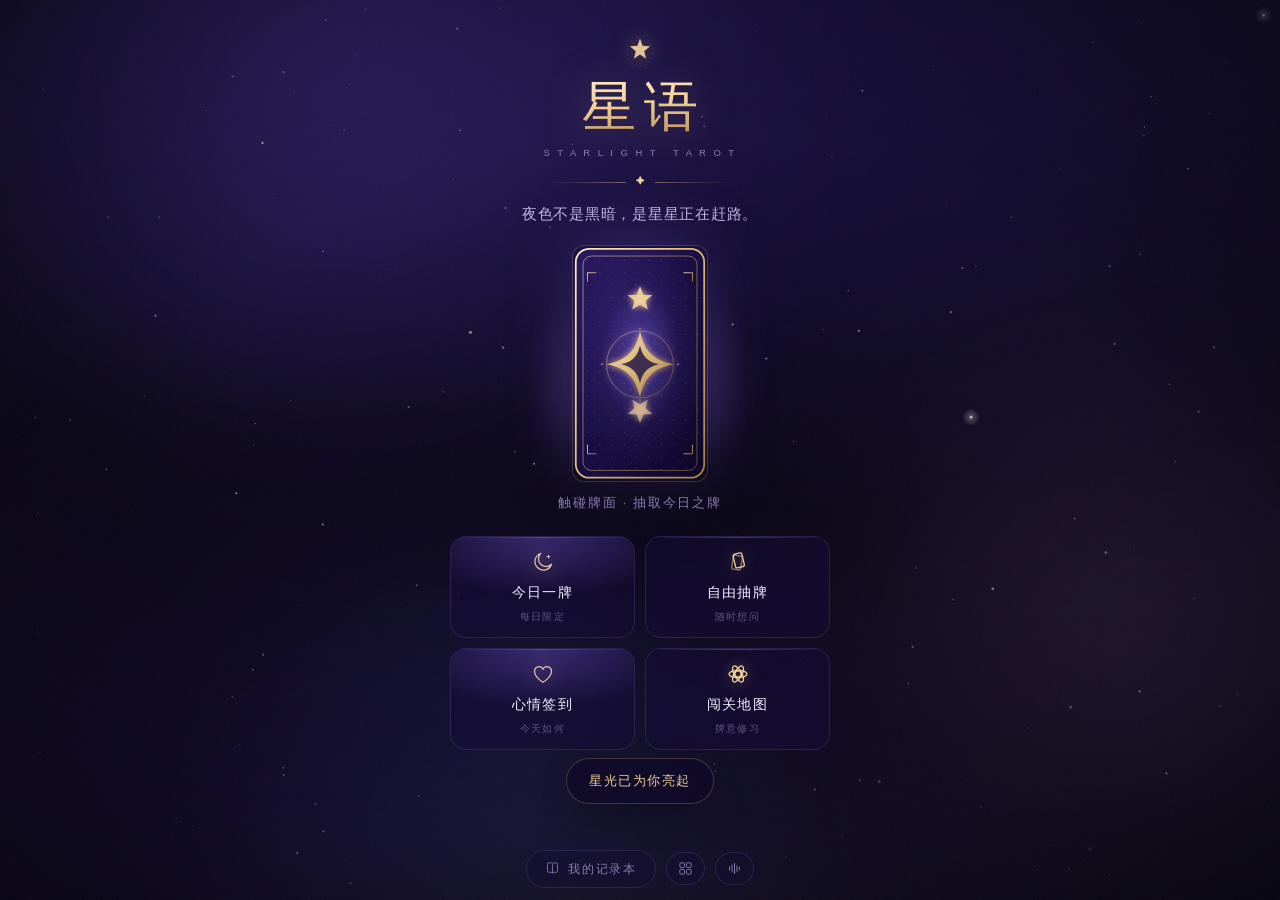
<file: index.html>
<!DOCTYPE html>
<html lang="zh-CN">
<head>
<meta charset="UTF-8">
<meta name="viewport" content="width=device-width, initial-scale=1.0, maximum-scale=1.0, user-scalable=no, viewport-fit=cover">
<meta name="theme-color" content="#06040f">
<meta name="apple-mobile-web-app-title" content="星语">
<meta name="apple-mobile-web-app-status-bar-style" content="black-translucent">
<meta name="apple-mobile-web-app-capable" content="yes">
<meta name="apple-mobile-web-app-status-bar-style" content="black-translucent">
<meta name="description" content="星语 · Starlight Tarot — 属于你的星空塔罗">
<title>星语 · Starlight Tarot</title>
<link rel="manifest" href="manifest.webmanifest">
<link rel="icon" type="image/png" sizes="512x512" href="assets/icon-512.png">
<link rel="icon" type="image/png" sizes="192x192" href="assets/icon-192.png">
<link rel="apple-touch-icon" href="assets/apple-touch-icon.png">
<link rel="stylesheet" href="css/base.css">
<link rel="stylesheet" href="css/sky.css">
<link rel="stylesheet" href="css/card-face.css">
<link rel="stylesheet" href="css/home.css">
<link rel="stylesheet" href="css/draw.css">
<link rel="stylesheet" href="css/book.css">
<link rel="stylesheet" href="css/daily.css">
<link rel="stylesheet" href="css/quest.css">
<link rel="stylesheet" href="css/poster.css">
<link rel="stylesheet" href="css/atlas.css">
</head>
<body>
  <!-- 星空背景层 -->
  <div class="sky" aria-hidden="true">
    <div class="sky__nebula sky__nebula--1"></div>
    <div class="sky__nebula sky__nebula--2"></div>
    <div class="sky__nebula sky__nebula--3"></div>
    <div class="sky__horizon"></div>
    <canvas class="sky__canvas" id="sky-canvas"></canvas>
    <div class="sky__vignette"></div>
    <div class="sky__grain"></div>
  </div>

  <!-- 页面内容挂载点 -->
  <main class="stage" id="app"></main>

  <script type="module" src="js/app.js"></script>
</body>
</html>
</file>
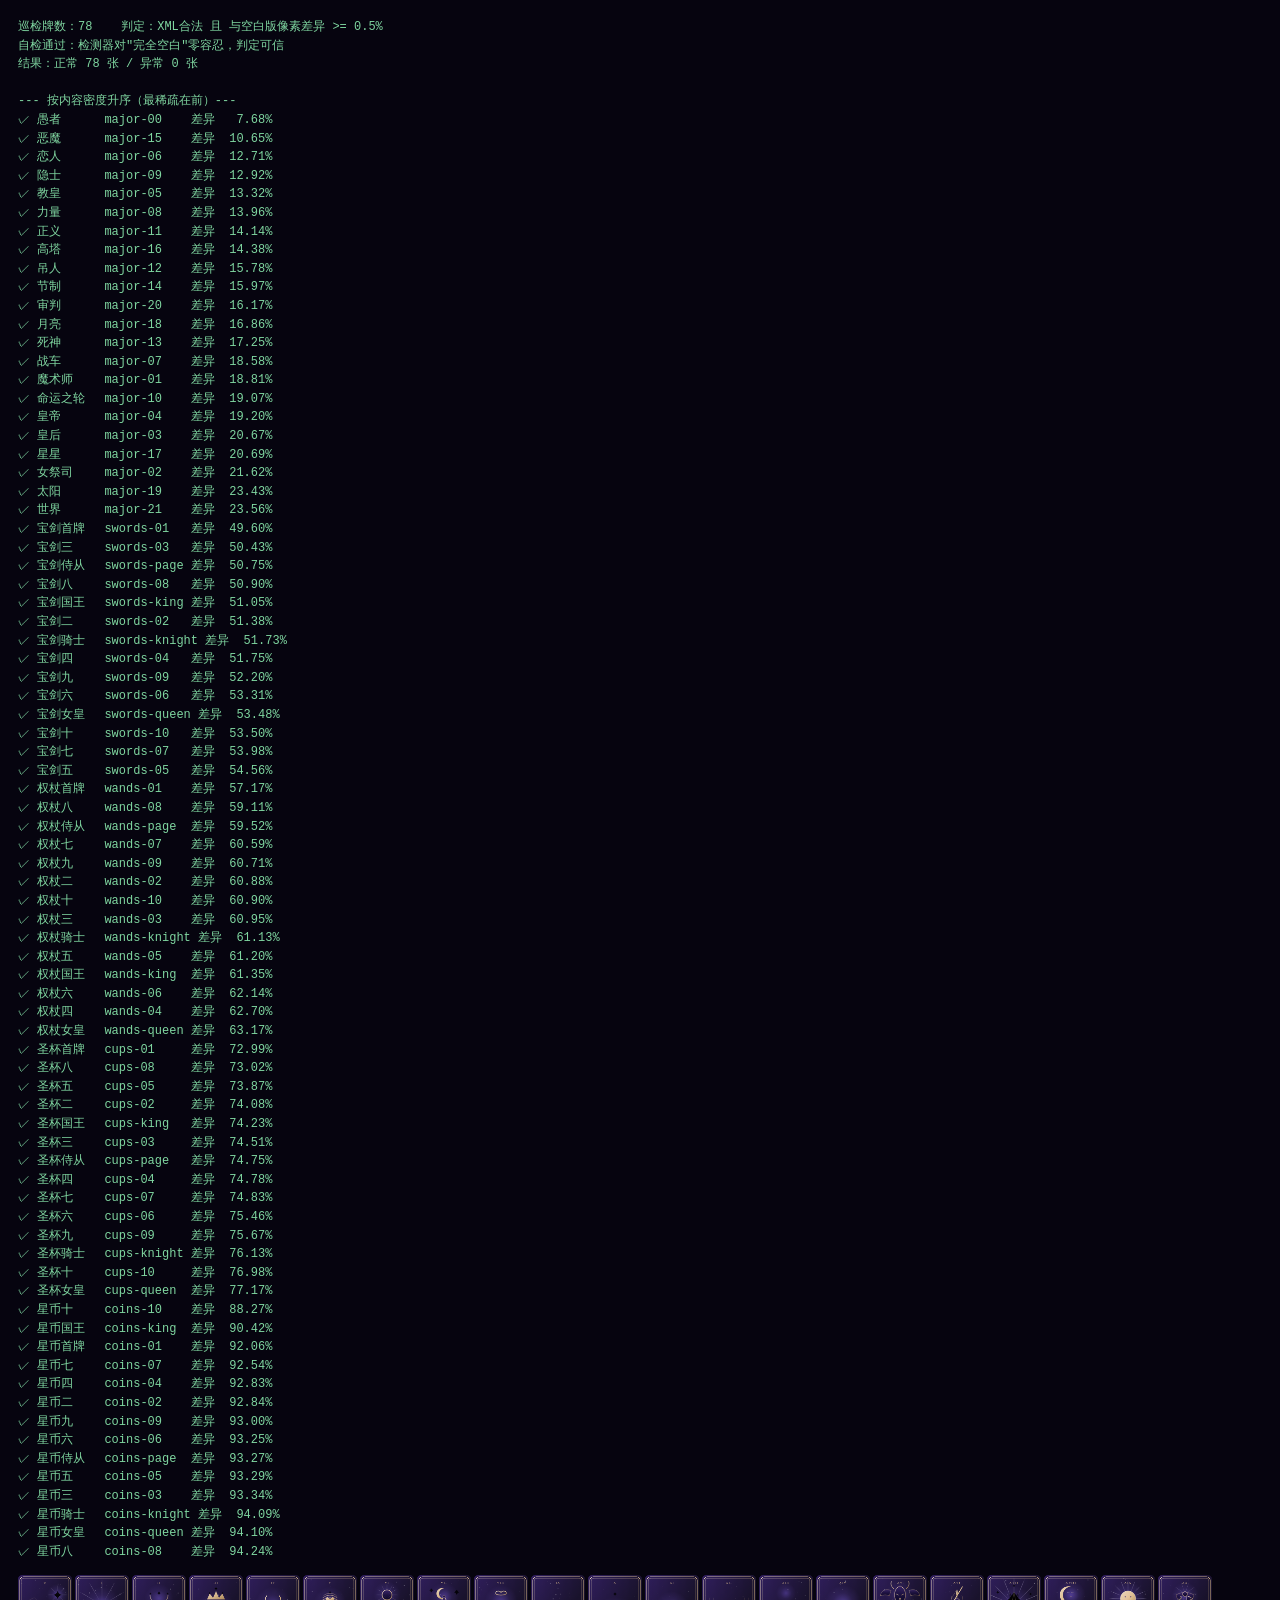
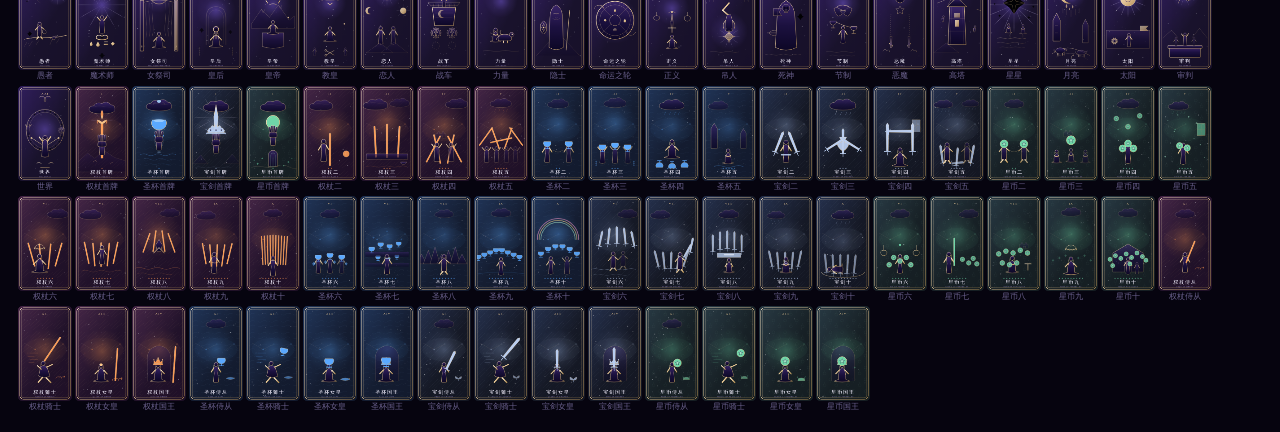
<file: tools/audit.html>
<!DOCTYPE html>
<html lang="zh-CN">
<head>
<meta charset="UTF-8">
<title>牌面巡检</title>
<style>
  body { font: 12px/1.55 ui-monospace, Menlo, monospace; background: #06040f; color: #d8d0ea; margin: 0; padding: 18px; }
  #out { white-space: pre-wrap; }
  .ok { color: #7fd6a0; } .bad { color: #ff8080; }
  #gallery { display: flex; flex-wrap: wrap; gap: 3px; margin-top: 14px; }
  #gallery figure { margin: 0; }
  #gallery canvas { width: 54px; height: 95px; background: #000; display: block; }
  #gallery figcaption { font-size: 8px; text-align: center; color: #6d6390; }
  .badcard { outline: 2px solid #ff6060; outline-offset: -2px; }
</style>
</head>
<body>
<div id="out">巡检中…</div>
<div id="gallery"></div>

<script type="module">
import { CARDS } from '../data/cards.js';
import { artOf } from '../js/core/art-index.js';
import { MAJOR_ART } from '../js/core/major-art.js';

/*
 * 反向验证开关：?simulate=oldbug 时改用旧代码的 MAJOR_ART 查表，
 * 用来证明巡检确实能抓到本次修复的那个 bug。
 */
const SIMULATE_OLDBUG = new URLSearchParams(location.search).get('simulate') === 'oldbug';
const pickArt = SIMULATE_OLDBUG ? (id) => MAJOR_ART[id] : artOf;
import { renderCard } from '../js/core/card-art.js';

const W = 120, H = 210;
/** 画面内容判定：与"空白版"的像素差异比例下限 */
const MIN_DIFF = 0.005;          // 0.5%

const out = document.getElementById('out');
const gal = document.getElementById('gallery');

const toURL = (svg) => 'data:image/svg+xml;base64,' + btoa(unescape(encodeURIComponent(svg)));
const load = (src) => new Promise((res, rej) => {
  const img = new Image();
  img.onload = () => res(img);
  img.onerror = () => rej(new Error('load fail'));
  img.src = src;
});

/** 渲染一张 SVG 到 canvas */
async function paint(svg) {
  const cv = document.createElement('canvas');
  cv.width = W; cv.height = H;
  const img = await load(toURL(svg));
  const ctx = cv.getContext('2d', { willReadFrequently: true });
  ctx.fillStyle = '#06040f';
  ctx.fillRect(0, 0, W, H);
  ctx.drawImage(img, 0, 0, W, H);
  return cv;
}

/**
 * 比较两张画布的差异占比。
 * 与"空白版"完全一致 ⇒ 画面上没有任何内容。
 * 这比"亮像素占比"可靠得多：边框、牌名、罗马数字都很亮，
 * 靠亮度根本区分不出空白牌和正常牌。
 */
function diffRatio(a, b) {
  const da = a.getContext('2d').getImageData(0, 0, W, H).data;
  const db = b.getContext('2d').getImageData(0, 0, W, H).data;
  let diff = 0;
  for (let i = 0; i < da.length; i += 4) {
    if (Math.abs(da[i] - db[i]) > 10
     || Math.abs(da[i + 1] - db[i + 1]) > 10
     || Math.abs(da[i + 2] - db[i + 2]) > 10) diff++;
  }
  return diff / (W * H);
}

/* ---------- 结构检查：SVG 必须是合法 XML ---------- */
function xmlCheck(svg) {
  const doc = new DOMParser().parseFromString(svg, 'image/svg+xml');
  const err = doc.querySelector('parsererror');
  if (!err) return '';
  return 'XML非法: ' + (err.textContent || '').trim().split('\n')[0].slice(0, 90);
}

/* 空白基准：art 函数传 null 时的样子 */
const BLANK = await paint(renderCard(CARDS[0], null, { uid: '-blank' }));

const rows = [];
for (const c of CARDS) {
  const fn = pickArt(c.id);
  const fig = document.createElement('figure');
  const cv = document.createElement('canvas');
  cv.width = W; cv.height = H;
  fig.appendChild(cv);
  const cap = document.createElement('figcaption');
  cap.textContent = c.name;
  fig.appendChild(cap);
  gal.appendChild(fig);

  let diff = 0, err = '', junk = '';
  const svg = renderCard(c, fn, { uid: `-a${c.id}` });
  if (!fn) junk = '无art函数';
  else if (/undefined|NaN|\[object/.test(svg)) junk = '含undefined/NaN';
  else junk = xmlCheck(svg);

  try {
    const real = await paint(svg);
    cv.getContext('2d').drawImage(real, 0, 0);
    diff = diffRatio(real, BLANK);
  } catch (e) { err = e.message; }

  const blank = !junk && diff < MIN_DIFF;
  rows.push({
    id: c.id, name: c.name, suit: c.suit, diff, ok: !blank && !junk,
    why: junk || (blank ? '与空白版无差异' : ''), err, node: fig,
  });
}

const bad = rows.filter((r) => !r.ok);
bad.forEach((r) => r.node?.classList.add('badcard'));

/* 自检：空白版与自身比较必须为 0，说明检测器对"完全空白"零容忍 */
const DETECTOR_OK = diffRatio(BLANK, BLANK) === 0;

const L = [];
if (SIMULATE_OLDBUG) L.push('【反向验证模式：故意使用修复前的 MAJOR_ART 查表】');
L.push(`巡检牌数：${rows.length}    判定：XML合法 且 与空白版像素差异 >= ${(MIN_DIFF * 100).toFixed(1)}%`);
L.push(DETECTOR_OK
  ? '自检通过：检测器对"完全空白"零容忍，判定可信'
  : '自检失败：检测器无法识别完全空白，结果不可信');
L.push(`结果：正常 ${rows.length - bad.length} 张 / 异常 ${bad.length} 张`);
L.push('');
L.push('--- 按内容密度升序（最稀疏在前）---');
rows.slice().sort((a, b) => a.diff - b.diff).forEach((r) => {
  L.push(`${r.ok ? '✓' : '✗'} ${r.name.padEnd(5, '　')} ${r.id.padEnd(11)} 差异 ${(r.diff * 100).toFixed(2).padStart(6)}%  ${r.why || r.err}`);
});

out.textContent = L.join('\n');
out.className = bad.length ? 'bad' : 'ok';
document.title = (bad.length || !DETECTOR_OK) ? `FAIL:${bad.length}` : `PASS:${rows.length}`;
</script>
</body>
</html>
</file>
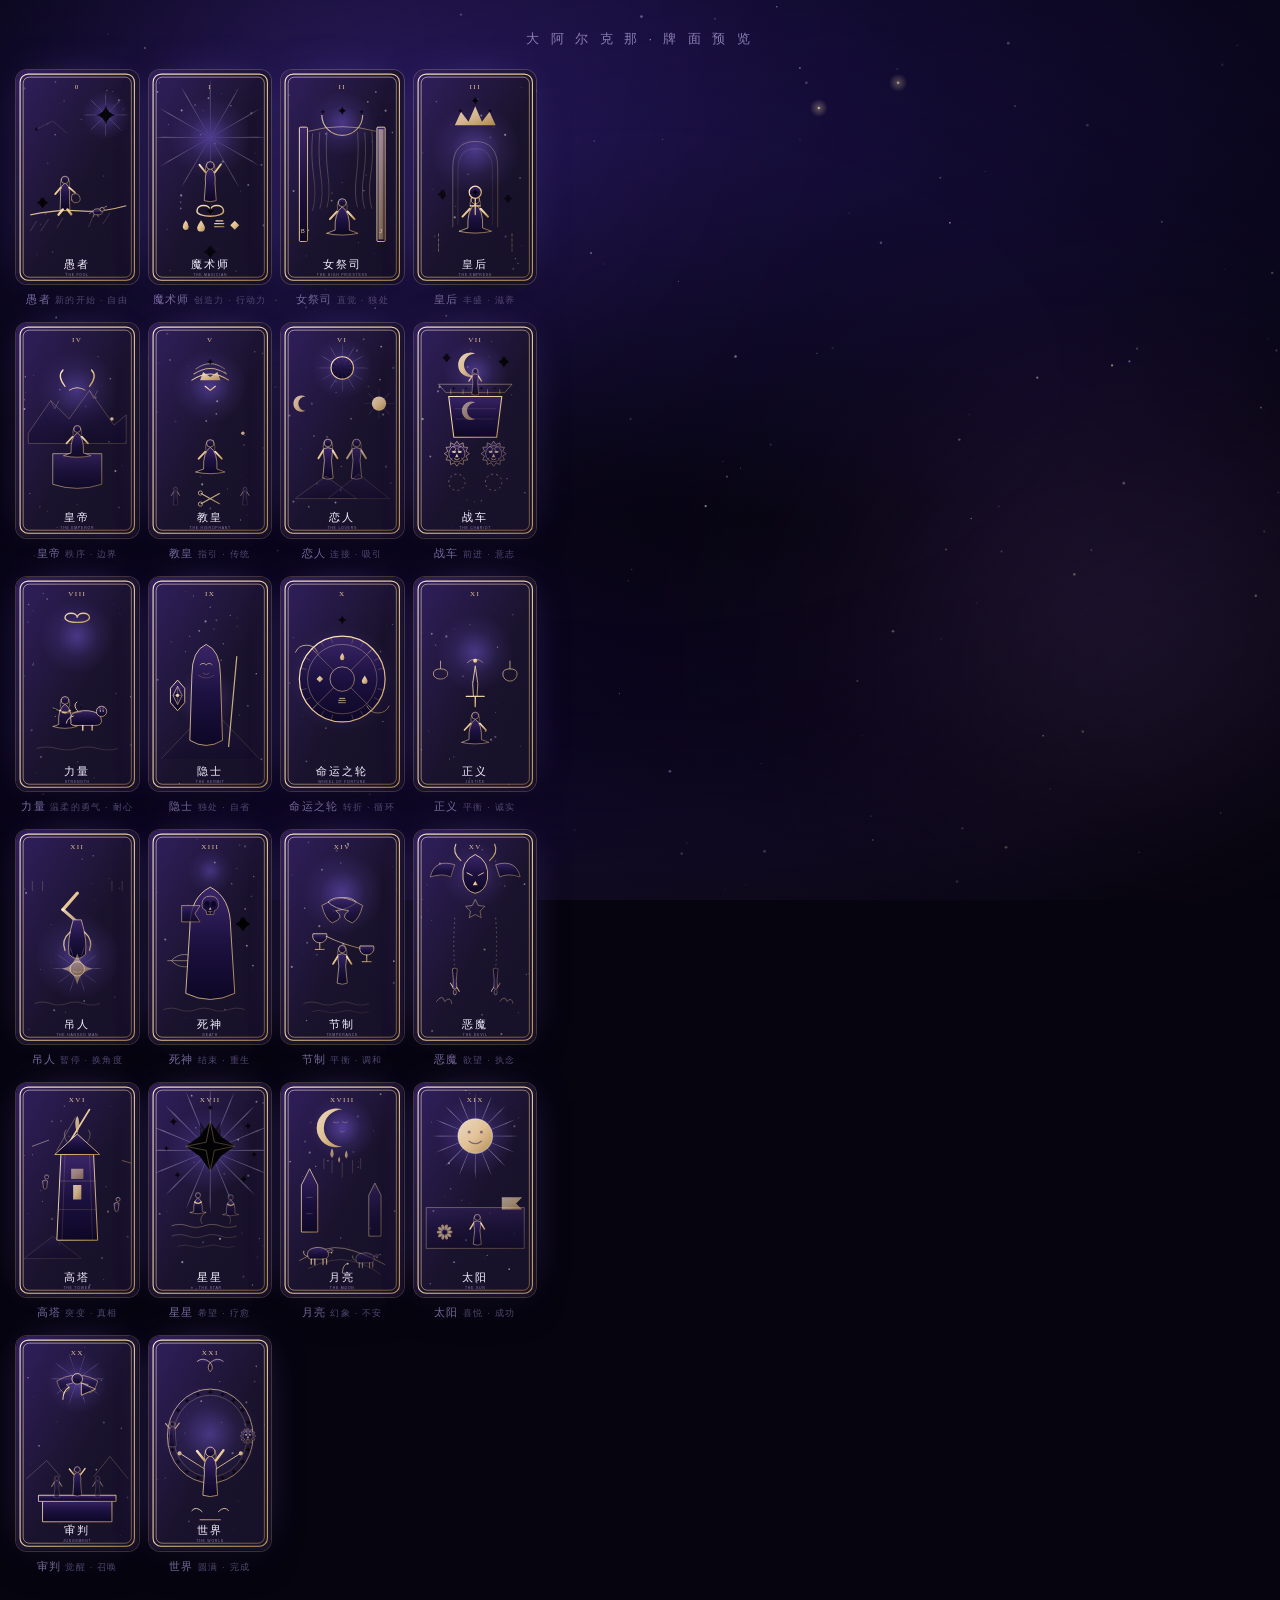
<file: tools/cards.html>
<!DOCTYPE html>
<html lang="zh-CN">
<head>
<meta charset="UTF-8">
<meta name="viewport" content="width=device-width, initial-scale=1.0">
<title>牌面预览 · 星语</title>
<link rel="stylesheet" href="../css/base.css">
<link rel="stylesheet" href="../css/sky.css">
<link rel="stylesheet" href="../css/card-face.css">
<style>
  .stage { padding: 28px 16px 40px; gap: 20px; }
  .page-title {
    font-size: 13px; letter-spacing: .3em; color: var(--ink-3);
    text-align: center;
  }
  .grid {
    display: grid; grid-template-columns: repeat(3, 1fr); gap: 14px 10px;
    width: 100%; max-width: 520px;
  }
  .cell { display: flex; flex-direction: column; align-items: center; gap: 7px; }
  .cell .cardwrap { width: 100%; }
  .cell__cap { font-size: 10.5px; letter-spacing: .12em; color: var(--ink-3); }
  .cell__cap em { font-style: normal; color: var(--ink-4); font-size: 9px; }
  @media (min-width: 560px) { .grid { grid-template-columns: repeat(4, 1fr); } }
</style>
</head>
<body>
  <div class="sky" aria-hidden="true">
    <div class="sky__nebula sky__nebula--1"></div>
    <div class="sky__nebula sky__nebula--2"></div>
    <div class="sky__horizon"></div>
    <canvas class="sky__canvas" id="sky-canvas"></canvas>
    <div class="sky__vignette"></div>
  </div>

  <main class="stage" id="app">
    <p class="page-title">大 阿 尔 克 那 · 牌 面 预 览</p>
    <div class="grid" id="grid"></div>
  </main>

  <script type="module">
    import { Sky } from '../js/core/sky.js';
    import { renderCard } from '../js/core/card-art.js';
    import { MAJOR_ART } from '../js/core/major-art.js';
    import { MAJOR } from '../data/major.js';

    new Sky(document.getElementById('sky-canvas')).start();

    const grid = document.getElementById('grid');
    grid.innerHTML = MAJOR.map((c) => `
      <div class="cell">
        <div class="cardwrap">${renderCard(c, MAJOR_ART[c.id])}</div>
        <p class="cell__cap">${c.name} <em>${c.upright.kw.slice(0, 2).join(' · ')}</em></p>
      </div>
    `).join('');
  </script>
</body>
</html>
</file>
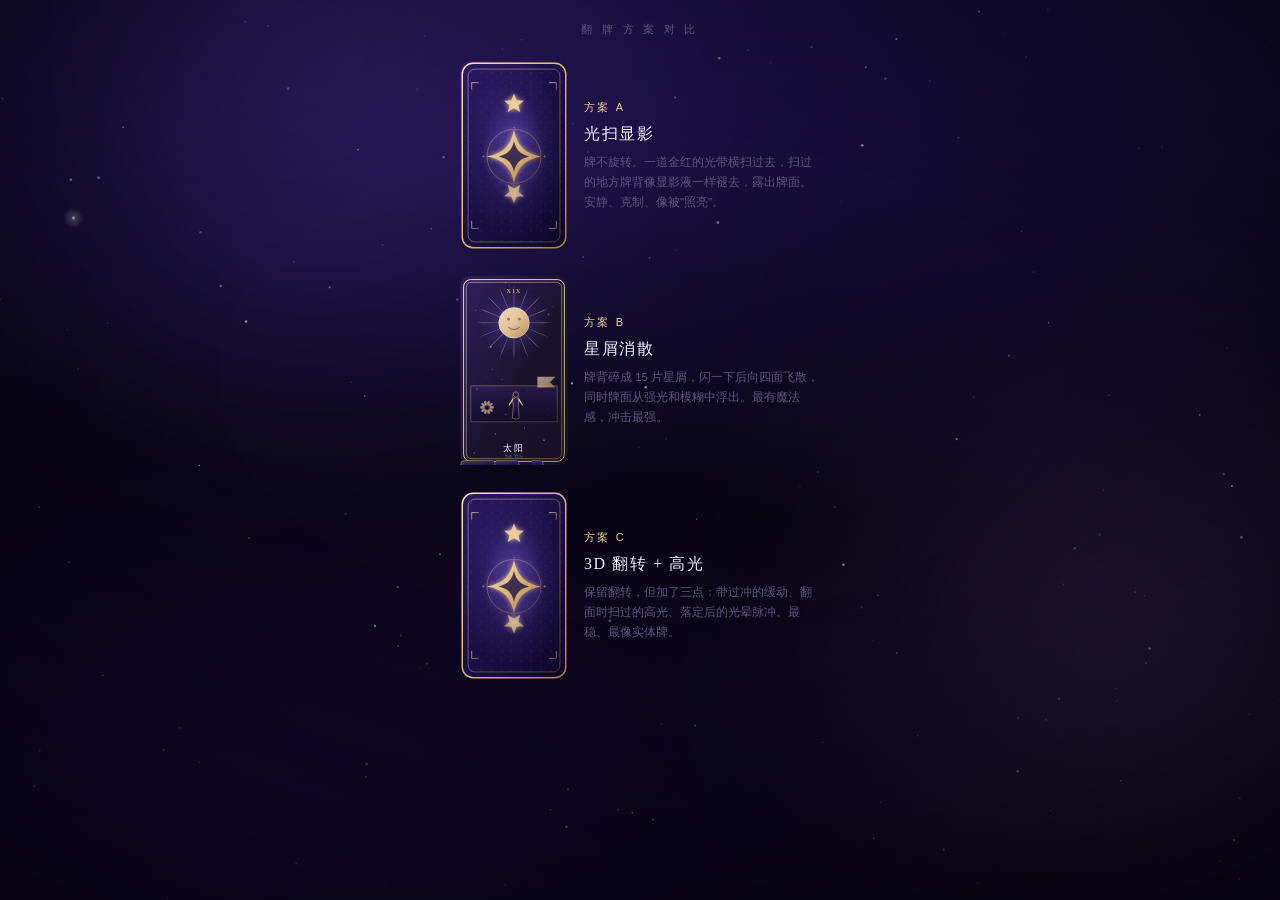
<file: tools/flip.html>
<!DOCTYPE html>
<html lang="zh-CN">
<head>
<meta charset="UTF-8">
<meta name="viewport" content="width=device-width, initial-scale=1.0, viewport-fit=cover">
<title>翻牌方案对比 · 星语</title>
<link rel="stylesheet" href="../css/base.css">
<link rel="stylesheet" href="../css/sky.css">
<link rel="stylesheet" href="../css/card-face.css">
<link rel="stylesheet" href="../css/home.css">
<link rel="stylesheet" href="../css/draw.css">
<style>
  .stage { padding: 20px 16px 30px; gap: 22px; }
  .demos { display: flex; flex-direction: column; gap: 26px; width: 100%; max-width: 360px; }
  .demo { display: flex; gap: 16px; align-items: center; }
  .demo__txt { flex: 1; text-align: left; }
  .demo__k { font-size: 11px; letter-spacing: .2em; color: var(--gold); }
  .demo__n { font-family: var(--font-display); font-size: 16px; letter-spacing: .1em; margin: 3px 0 5px; }
  .demo__d { font-size: 11.5px; line-height: 1.75; color: var(--ink-4); }

  /* ============ 通用舞台 ============ */
  .stage3 { position: relative; width: 108px; aspect-ratio: 120 / 210; flex-shrink: 0; perspective: 1200px; }
  .stage3__front { position: absolute; inset: 0; border-radius: 10px; overflow: hidden; }
  .stage3__front .cardface { width: 100%; height: 100%; }

  /* ============ A · 光扫显影 ============ */
  .a__cover { position: absolute; inset: 0; border-radius: 10px; overflow: hidden; }
  .a__cover .back__art { width: 100%; height: 100%; border-radius: 10px; box-shadow: none; }
  .a__beam {
    position: absolute; top: -6%; bottom: -6%; width: 38%;
    background: linear-gradient(90deg, transparent, rgba(255,236,203,.92) 42%, rgba(160,130,255,.65) 62%, transparent);
    filter: blur(5px);
    opacity: 0; left: -38%;
  }
  .a.is-open .a__cover { animation: aSweep .95s cubic-bezier(.4,0,.2,1) forwards; }
  .a.is-open .a__beam    { animation: aBeam .95s cubic-bezier(.4,0,.2,1) forwards; }
  @keyframes aSweep { from { clip-path: inset(0 0 0 0); } to { clip-path: inset(0 0 0 100%); } }
  @keyframes aBeam  { 0% { left: -38%; opacity: 0; } 12% { opacity: 1; } 88% { opacity: 1; } 100% { left: 100%; opacity: 0; } }

  /* ============ B · 星屑消散 ============ */
  .b__cover { position: absolute; inset: 0; display: grid; grid-template-columns: repeat(3, 1fr); grid-template-rows: repeat(5, 1fr); }
  .b__cell { position: relative; overflow: hidden; }
  .b__cell .back__art {
    position: absolute; width: 300%; height: 500%; border-radius: 0; box-shadow: none;
    left: calc(var(--cx) * -33.3333%); top: calc(var(--cy) * -20%);
  }
  .b.is-open .b__cell { animation: bBurst .82s cubic-bezier(.2,.7,.3,1) forwards; }
  @keyframes bBurst {
    0%   { transform: none; opacity: 1; filter: brightness(1); }
    22%  { transform: translate(0,0) scale(1.02); filter: brightness(1.7); opacity: 1; }
    100% { transform: translate(var(--dx), var(--dy)) rotate(var(--rr)) scale(.2); opacity: 0; }
  }
  .b.is-open .stage3__front { animation: bReveal .82s .16s cubic-bezier(.2,.7,.3,1) both; }
  @keyframes bReveal {
    0%   { opacity: 0; filter: blur(14px) brightness(2.4); transform: scale(1.1); }
    100% { opacity: 1; filter: blur(0) brightness(1); transform: scale(1); }
  }

  /* ============ C · 3D 翻转 + 高光 ============ */
  .c__inner { position: relative; width: 100%; height: 100%; transform-style: preserve-3d; transition: transform .88s cubic-bezier(.34,1.2,.4,1); }
  .c.is-open .c__inner { transform: rotateY(180deg); }
  .c__face { position: absolute; inset: 0; backface-visibility: hidden; -webkit-backface-visibility: hidden; border-radius: 10px; overflow: hidden; }
  .c__face--back .back__art { width: 100%; height: 100%; border-radius: 10px; box-shadow: none; }
  .c__face--front { transform: rotateY(180deg); }
  .c__glare {
    position: absolute; inset: 0; pointer-events: none; z-index: 3;
    background: linear-gradient(105deg, transparent 32%, rgba(255,255,255,.5) 46%, rgba(255,236,203,.85) 50%, rgba(255,255,255,.42) 54%, transparent 68%);
    opacity: 0; mix-blend-mode: overlay;
  }
  .c.is-open .c__glare { animation: cGlare .88s cubic-bezier(.4,0,.2,1) forwards; }
  @keyframes cGlare { 0% { opacity: 0; transform: translateX(-58%); } 45% { opacity: 1; } 100% { opacity: 0; transform: translateX(58%); } }
  /* 截图用：把动画定格在任意进度 */
  body.freeze [data-fx] * { animation-play-state: paused !important; animation-delay: var(--fd, 0s) !important; }

  .c__pulse {
    position: absolute; inset: -6%; border-radius: 16px; pointer-events: none; opacity: 0;
    background: radial-gradient(ellipse at center, rgba(243,209,154,.5), transparent 66%);
  }
  .c.is-open .c__pulse { animation: cPulse .95s .3s cubic-bezier(.2,.8,.3,1) forwards; }
  @keyframes cPulse { 0% { opacity: 0; transform: scale(.7); } 40% { opacity: 1; } 100% { opacity: 0; transform: scale(1.45); } }
</style>
</head>
<body>
  <div class="sky" aria-hidden="true">
    <div class="sky__nebula sky__nebula--1"></div>
    <div class="sky__nebula sky__nebula--2"></div>
    <canvas class="sky__canvas" id="sky-canvas"></canvas>
    <div class="sky__vignette"></div>
  </div>

  <main class="stage">
    <p class="draw__step" style="letter-spacing:.3em">翻 牌 方 案 对 比</p>
    <div class="demos" id="demos"></div>
  </main>

  <script type="module">
    import { Sky } from '../js/core/sky.js';
    import { cardBack } from '../js/core/parts.js';
    import { renderCard } from '../js/core/card-art.js';
    import { MAJOR_ART } from '../js/core/major-art.js';
    import { MAJOR } from '../data/major.js';

    new Sky(document.getElementById('sky-canvas')).start();

    const face = renderCard(MAJOR[19], MAJOR_ART[MAJOR[19].id], { uid: '-d' });
    const back = (u) => cardBack(u);

    // B 方案：3×5 = 15 片，每片取牌背对应区域并向心外爆散
    const COLS = 3, ROWS = 5;
    const cells = Array.from({ length: COLS * ROWS }, (_, i) => {
      const cx = i % COLS, cy = Math.floor(i / COLS);
      const nx = (cx - (COLS - 1) / 2) / ((COLS - 1) / 2);
      const ny = (cy - (ROWS - 1) / 2) / ((ROWS - 1) / 2);
      const len = 30 + (Math.abs(nx) + Math.abs(ny)) * 26;
      const dx = (nx * len).toFixed(0), dy = (ny * len).toFixed(0);
      const rr = (nx * 130).toFixed(0);
      const delay = (Math.hypot(nx, ny) * .045).toFixed(2);
      return `<div class="b__cell" style="--cx:${cx};--cy:${cy};--dx:${dx}px;--dy:${dy}px;`
        + `--rr:${rr}deg;animation-delay:${delay}s">${back('-bb')}</div>`;
    }).join('');

    document.getElementById('demos').innerHTML = `
      <div class="demo">
        <div class="stage3 a" data-fx>
          <div class="stage3__front">${face}</div>
          <div class="a__cover">${back('-aa')}<div class="a__beam"></div></div>
        </div>
        <div class="demo__txt">
          <div class="demo__k">方案 A</div>
          <div class="demo__n">光扫显影</div>
          <div class="demo__d">牌不旋转。一道金红的光带横扫过去，扫过的地方牌背像显影液一样褪去，露出牌面。安静、克制、像被"照亮"。</div>
        </div>
      </div>

      <div class="demo">
        <div class="stage3 b" data-fx>
          <div class="stage3__front">${face}</div>
          <div class="b__cover">${cells}</div>
        </div>
        <div class="demo__txt">
          <div class="demo__k">方案 B</div>
          <div class="demo__n">星屑消散</div>
          <div class="demo__d">牌背碎成 15 片星屑，闪一下后向四面飞散，同时牌面从强光和模糊中浮出。最有魔法感，冲击最强。</div>
        </div>
      </div>

      <div class="demo">
        <div class="stage3 c" data-fx>
          <div class="c__inner">
            <div class="c__face c__face--back">${back('-cc')}</div>
            <div class="c__face c__face--front">${face}</div>
          </div>
          <div class="c__glare"></div>
          <div class="c__pulse"></div>
        </div>
        <div class="demo__txt">
          <div class="demo__k">方案 C</div>
          <div class="demo__n">3D 翻转 + 高光</div>
          <div class="demo__d">保留翻转，但加了三点：带过冲的缓动、翻面时扫过的高光、落定后的光晕脉冲。最稳、最像实体牌。</div>
        </div>
      </div>
    `;

    // ?at=N 只演示第 N 个；?t=0..100 把动画定格在该进度（截图用）
    const q = new URLSearchParams(location.search);
    const only = q.get('at');
    const t = q.get('t');
    const all = [...document.querySelectorAll('[data-fx]')];
    const DUR = { a: .95, b: .82, c: .88 };
    const keyOf = (e) => (e.className.match(/\b(a|b|c)\b/) || [])[1];

    if (t != null) {
      // 冻结：负延迟 + 暂停，让所有动画停在同一相对进度
      document.body.classList.add('freeze');
      const p = Number(t) / 100;
      all.forEach((e) => {
        const k = keyOf(e);
        e.style.setProperty('--fd', (-(DUR[k] * p)).toFixed(3) + 's');
        e.classList.add('is-open');
      });
    } else if (only != null) {
      const pick = all[Number(only)];
      pick.classList.add('is-open');
      all.forEach((e) => { if (e !== pick) e.style.opacity = '.22'; });
    } else {
      // 手机上直接点卡片翻转，可反复对比
      all.forEach((e) => {
        e.style.cursor = 'pointer';
        e.addEventListener('click', () => e.classList.toggle('is-open'));
      });
    }
  </script>
</body>
</html>
</file>
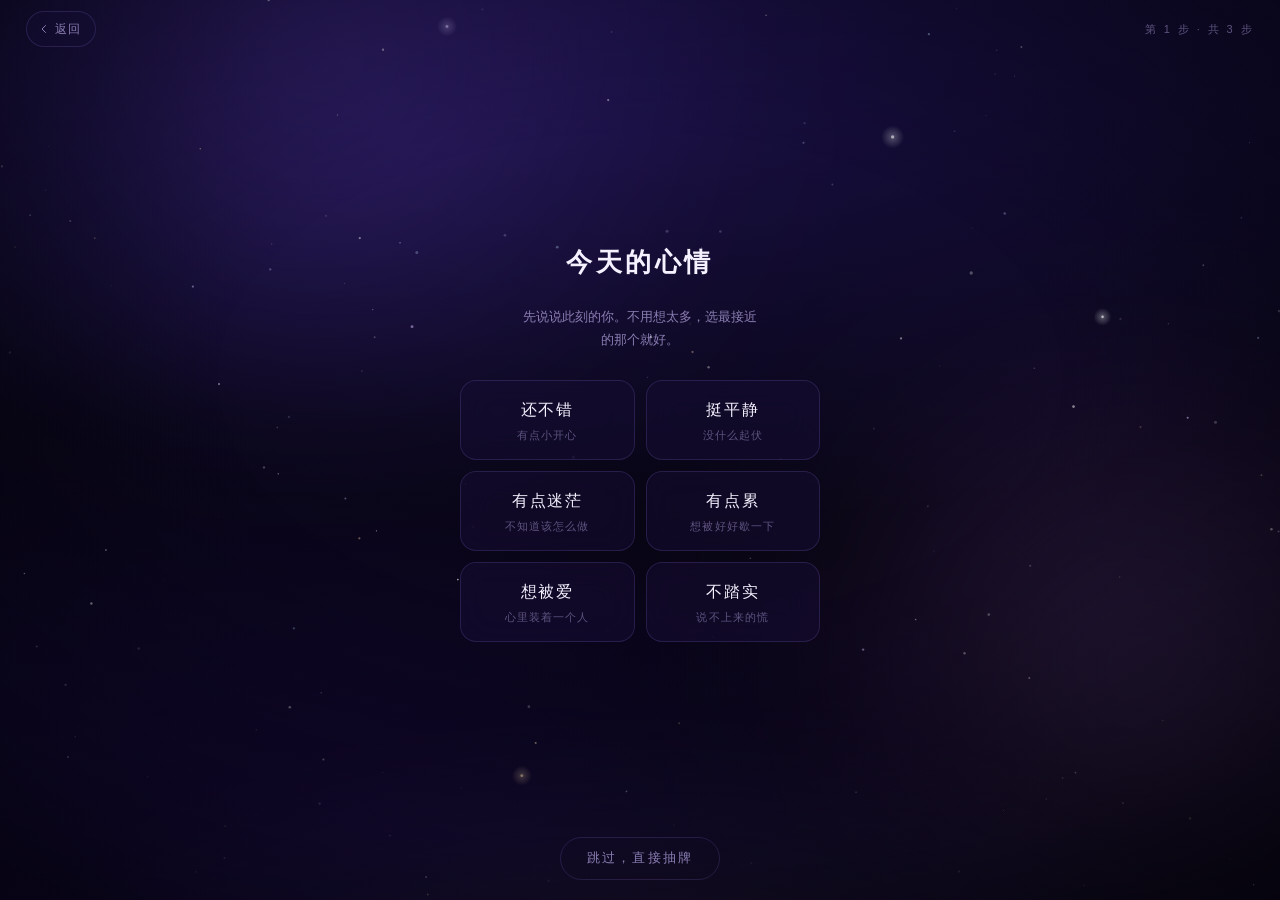
<file: tools/flow.html>
<!DOCTYPE html>
<html lang="zh-CN">
<head>
<meta charset="UTF-8">
<meta name="viewport" content="width=device-width, initial-scale=1.0, viewport-fit=cover">
<title>流程调试 · 星语</title>
<link rel="stylesheet" href="../css/base.css">
<link rel="stylesheet" href="../css/sky.css">
<link rel="stylesheet" href="../css/card-face.css">
<link rel="stylesheet" href="../css/home.css">
<link rel="stylesheet" href="../css/draw.css">
</head>
<body>
  <div class="sky" aria-hidden="true">
    <div class="sky__nebula sky__nebula--1"></div>
    <div class="sky__nebula sky__nebula--2"></div>
    <div class="sky__horizon"></div>
    <canvas class="sky__canvas" id="sky-canvas"></canvas>
    <div class="sky__vignette"></div>
  </div>
  <main class="stage" id="app"></main>

  <script type="module">
    import { Sky } from '../js/core/sky.js';
    import { renderDraw } from '../js/views/draw.js';

    new Sky(document.getElementById('sky-canvas')).start();

    const app = document.getElementById('app');
    const sleep = (ms) => new Promise((r) => setTimeout(r, ms));
    const target = new URLSearchParams(location.search).get('step') || 'mood';
    const n = Number(new URLSearchParams(location.search).get('n') || 1);

    renderDraw(app, { onBack() {}, onSaved() {} });

    const wait = (sel, ms = 4000) => new Promise((res, rej) => {
      const t0 = Date.now();
      const tick = () => {
        const el = document.querySelector(sel);
        if (el) return res(el);
        if (Date.now() - t0 > ms) return rej(new Error('timeout: ' + sel));
        setTimeout(tick, 30);
      };
      tick();
    });

    (async () => {
      try {
        if (target === 'topic') {
          await wait('[data-mood]'); app.querySelector('[data-mood]').click();
        }
        if (['deck', 'shuffled', 'reveal', 'flip1', 'flip2', 'flipped', 'reading'].includes(target)) {
          await wait('[data-mood]'); app.querySelector('[data-mood]').click();
          await wait('[data-topic]'); app.querySelector('[data-topic]').click();
          await wait('#goShuffle');
          if (target !== 'deck') {
            app.querySelector('#goShuffle').click();
            await wait('[data-n]');
            if (target === 'shuffled') return;
            app.querySelector(`[data-n="${n}"]`).click();
            await wait('.flip');
            if (target === 'reveal') return;

            // 逐张点开，模拟"点哪张翻哪张"
            const flips = () => app.querySelectorAll('.flip');
            const done = () => app.querySelectorAll('.flip.is-up').length;
            if (target === 'flip1') { flips()[0].click(); await sleep(1200); return; }
            if (target === 'flip2') {
              flips()[2].click(); await sleep(1000);
              flips()[0].click(); await sleep(1200);
              return;
            }
            for (const f of flips()) { if (!f.classList.contains('is-up')) { f.click(); await sleep(500); } }
            await sleep(1600);
            await wait('#reading');
            await sleep(300);
          }
        }
      } catch (e) {
        document.title = 'ERR: ' + e.message;
        console.error(e);
      }
    })();
  </script>
</body>
</html>
</file>
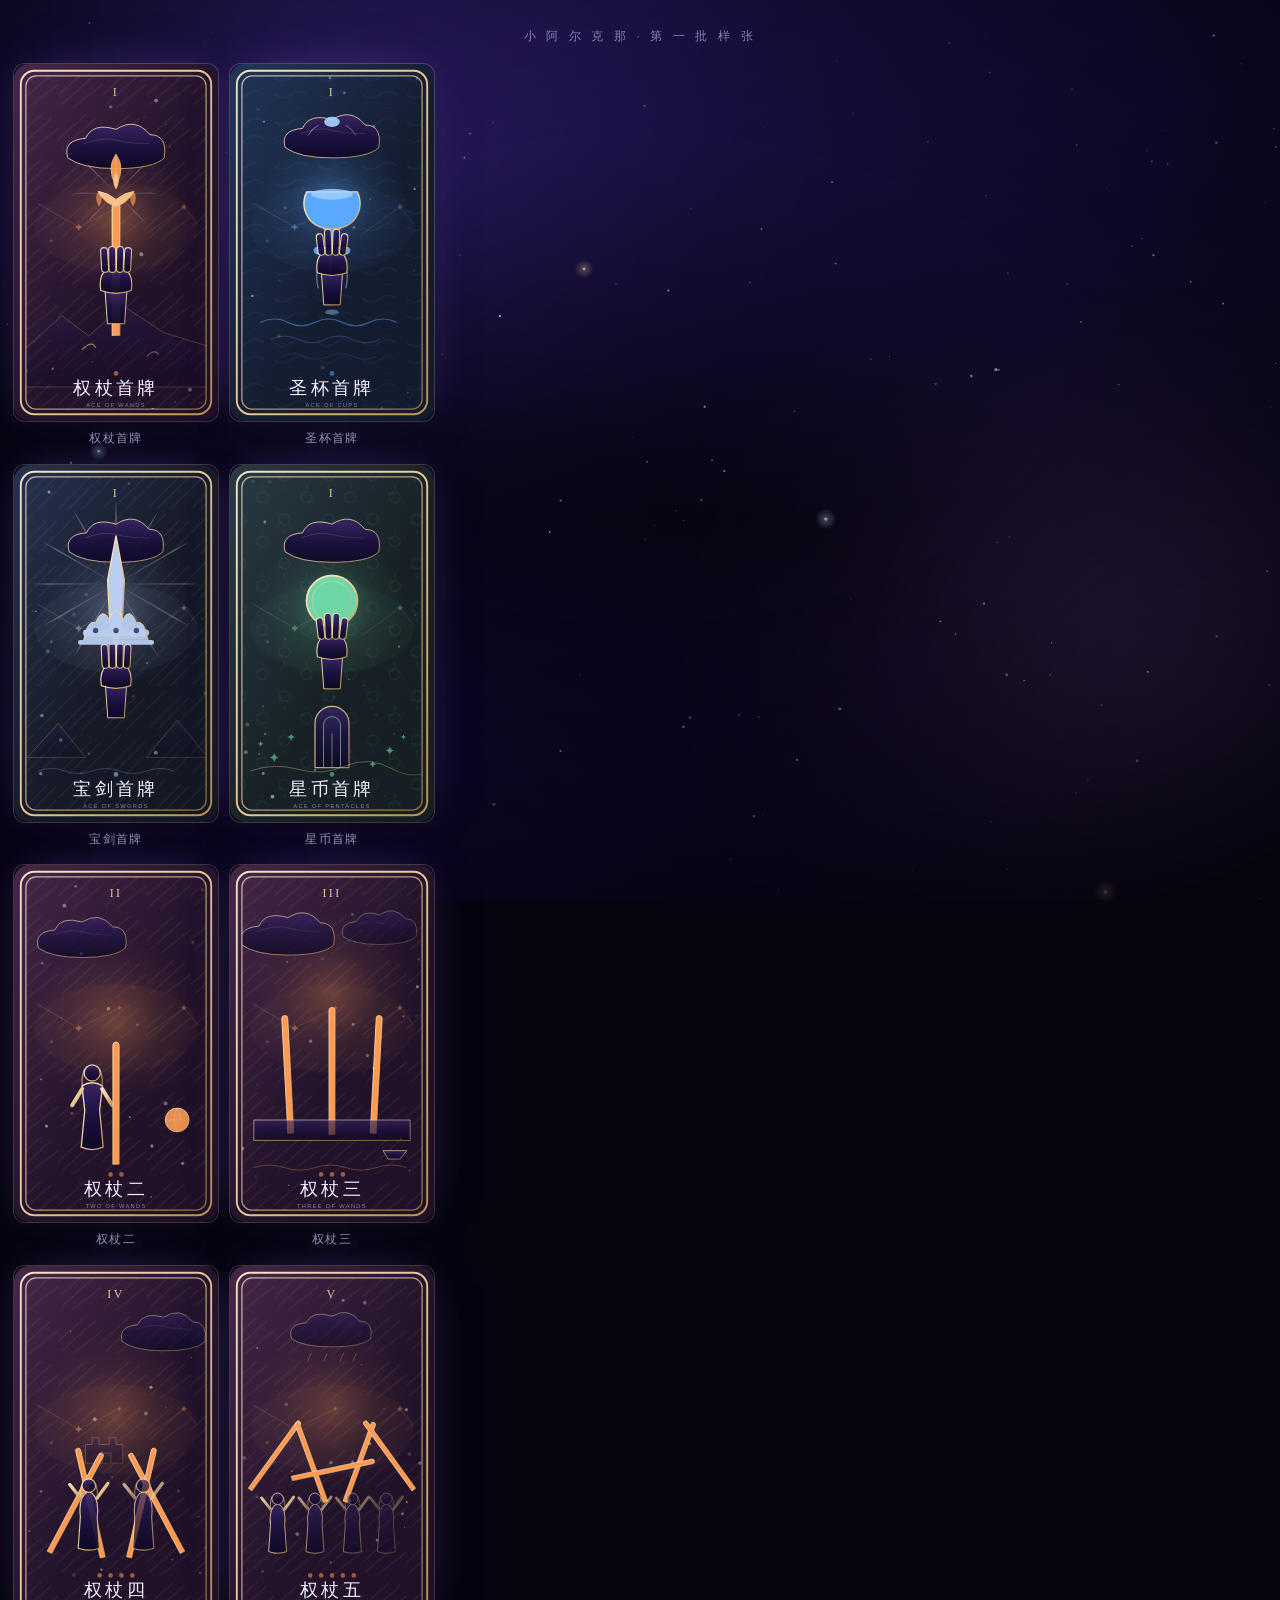
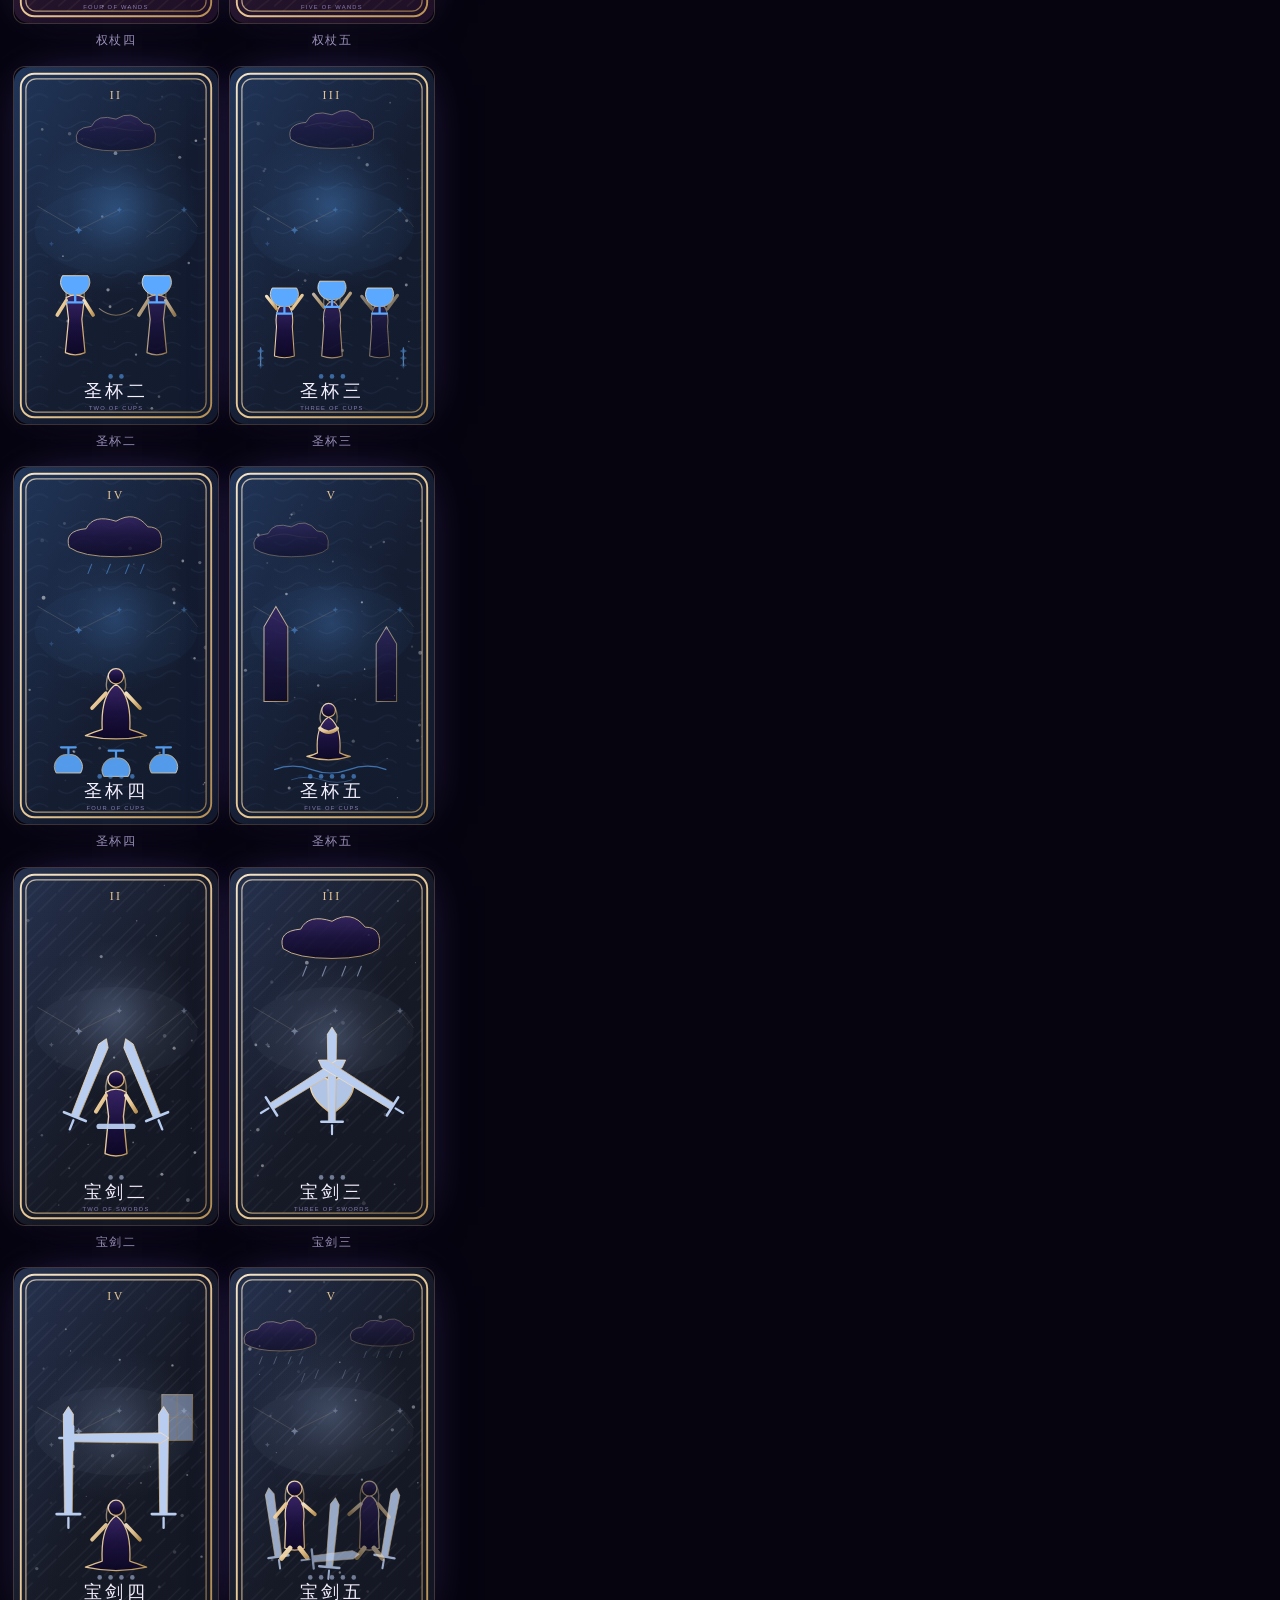
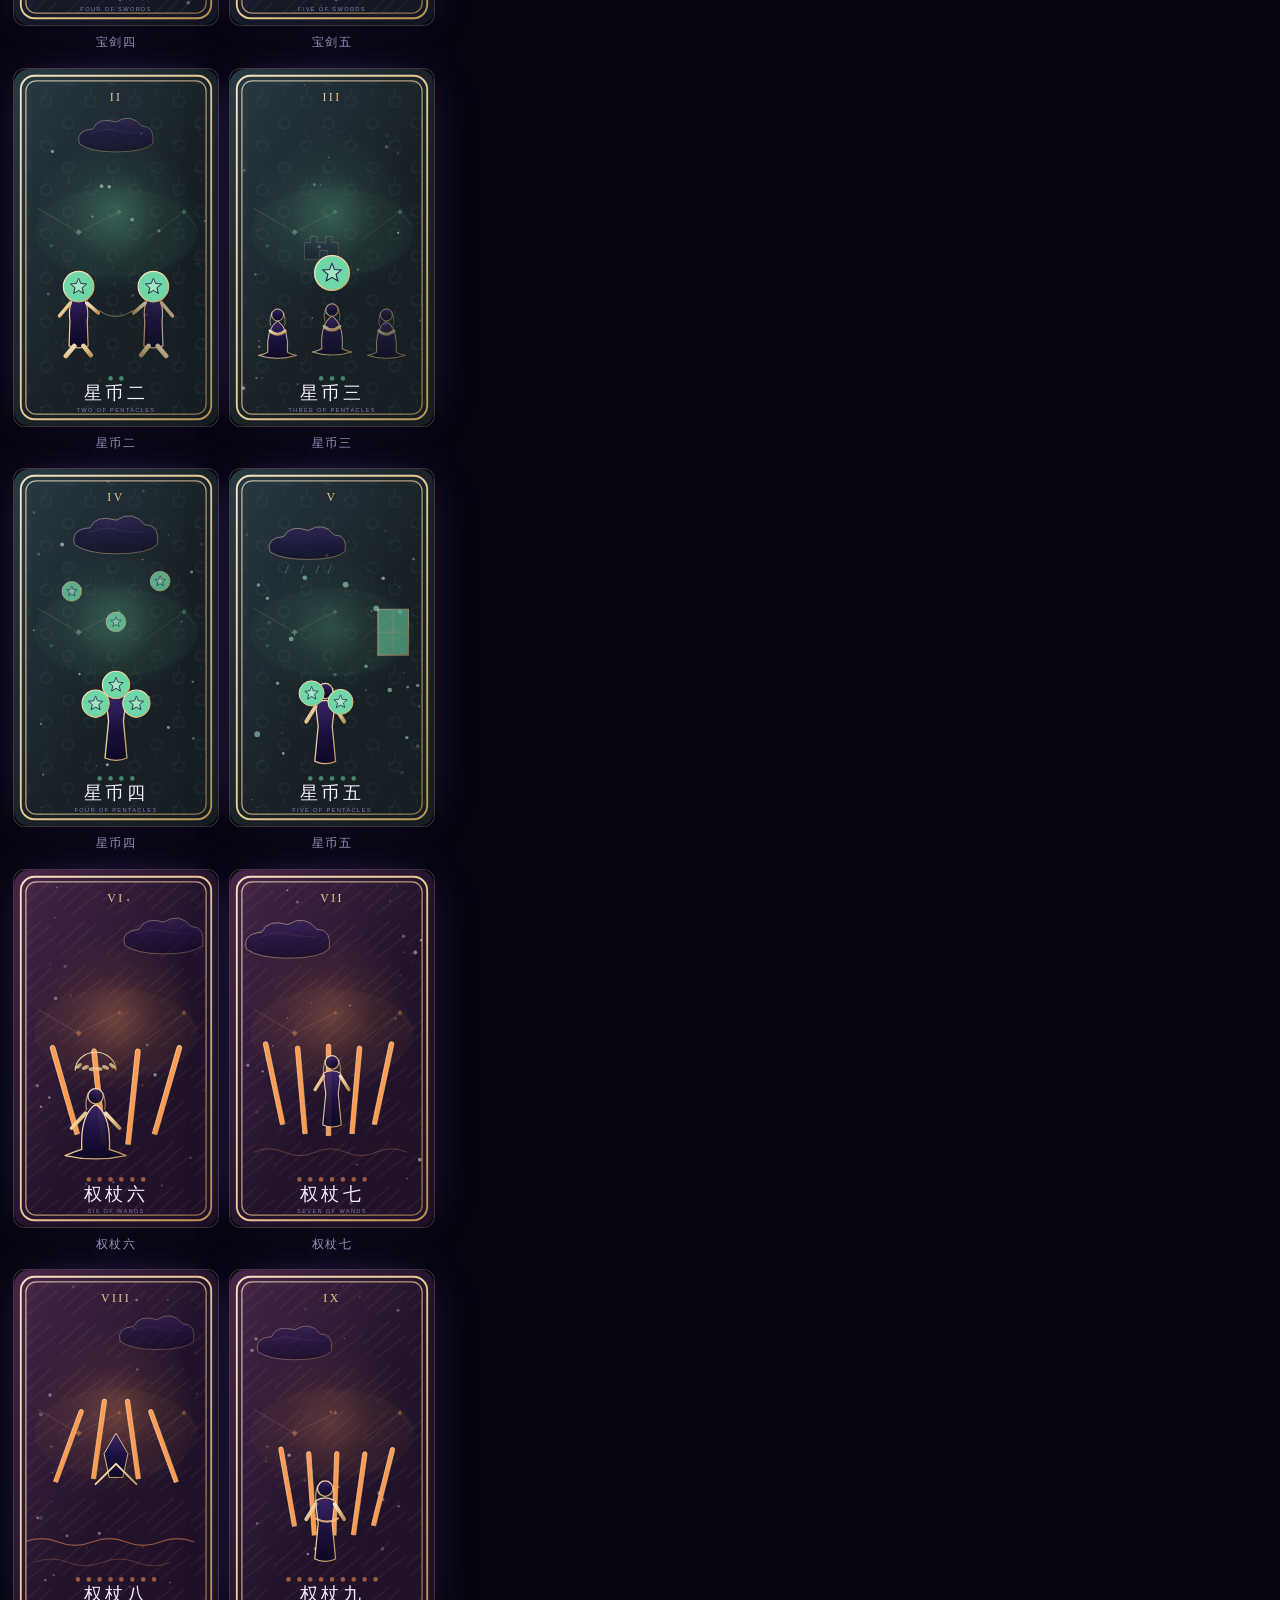
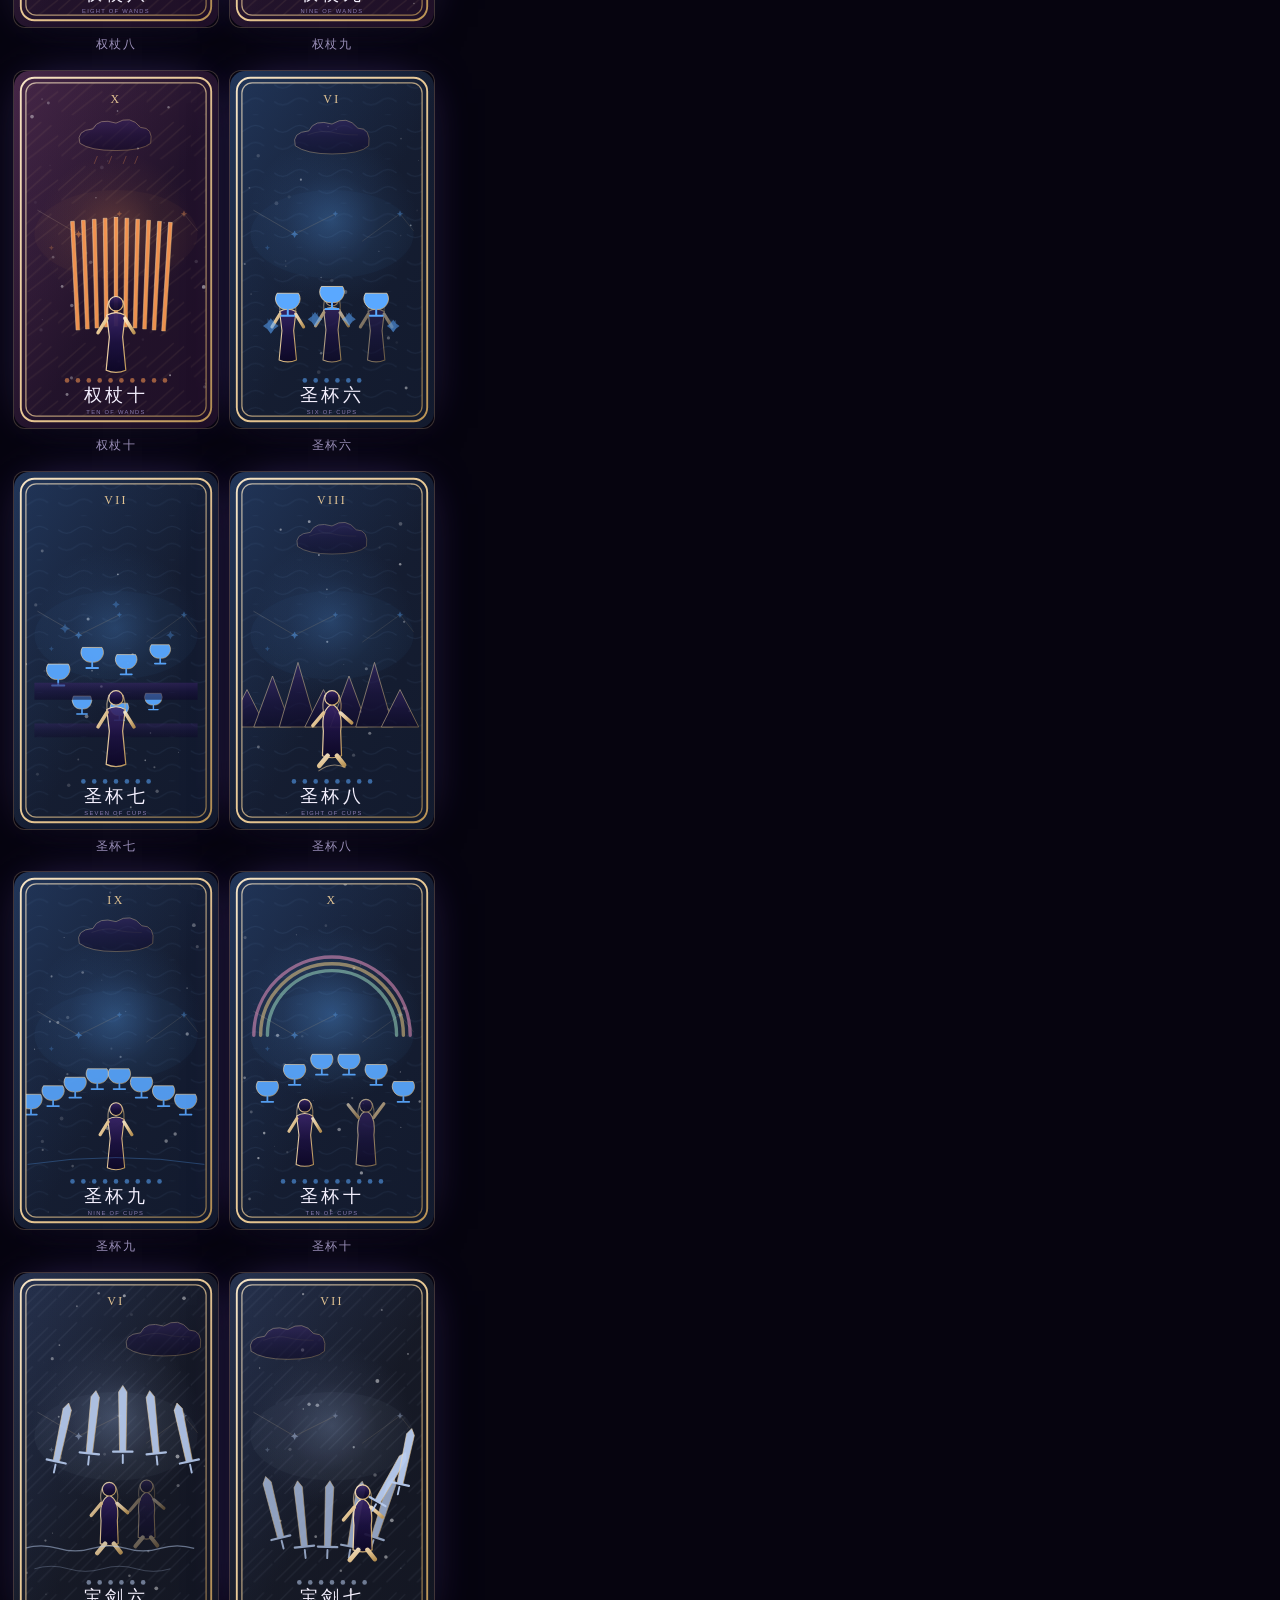
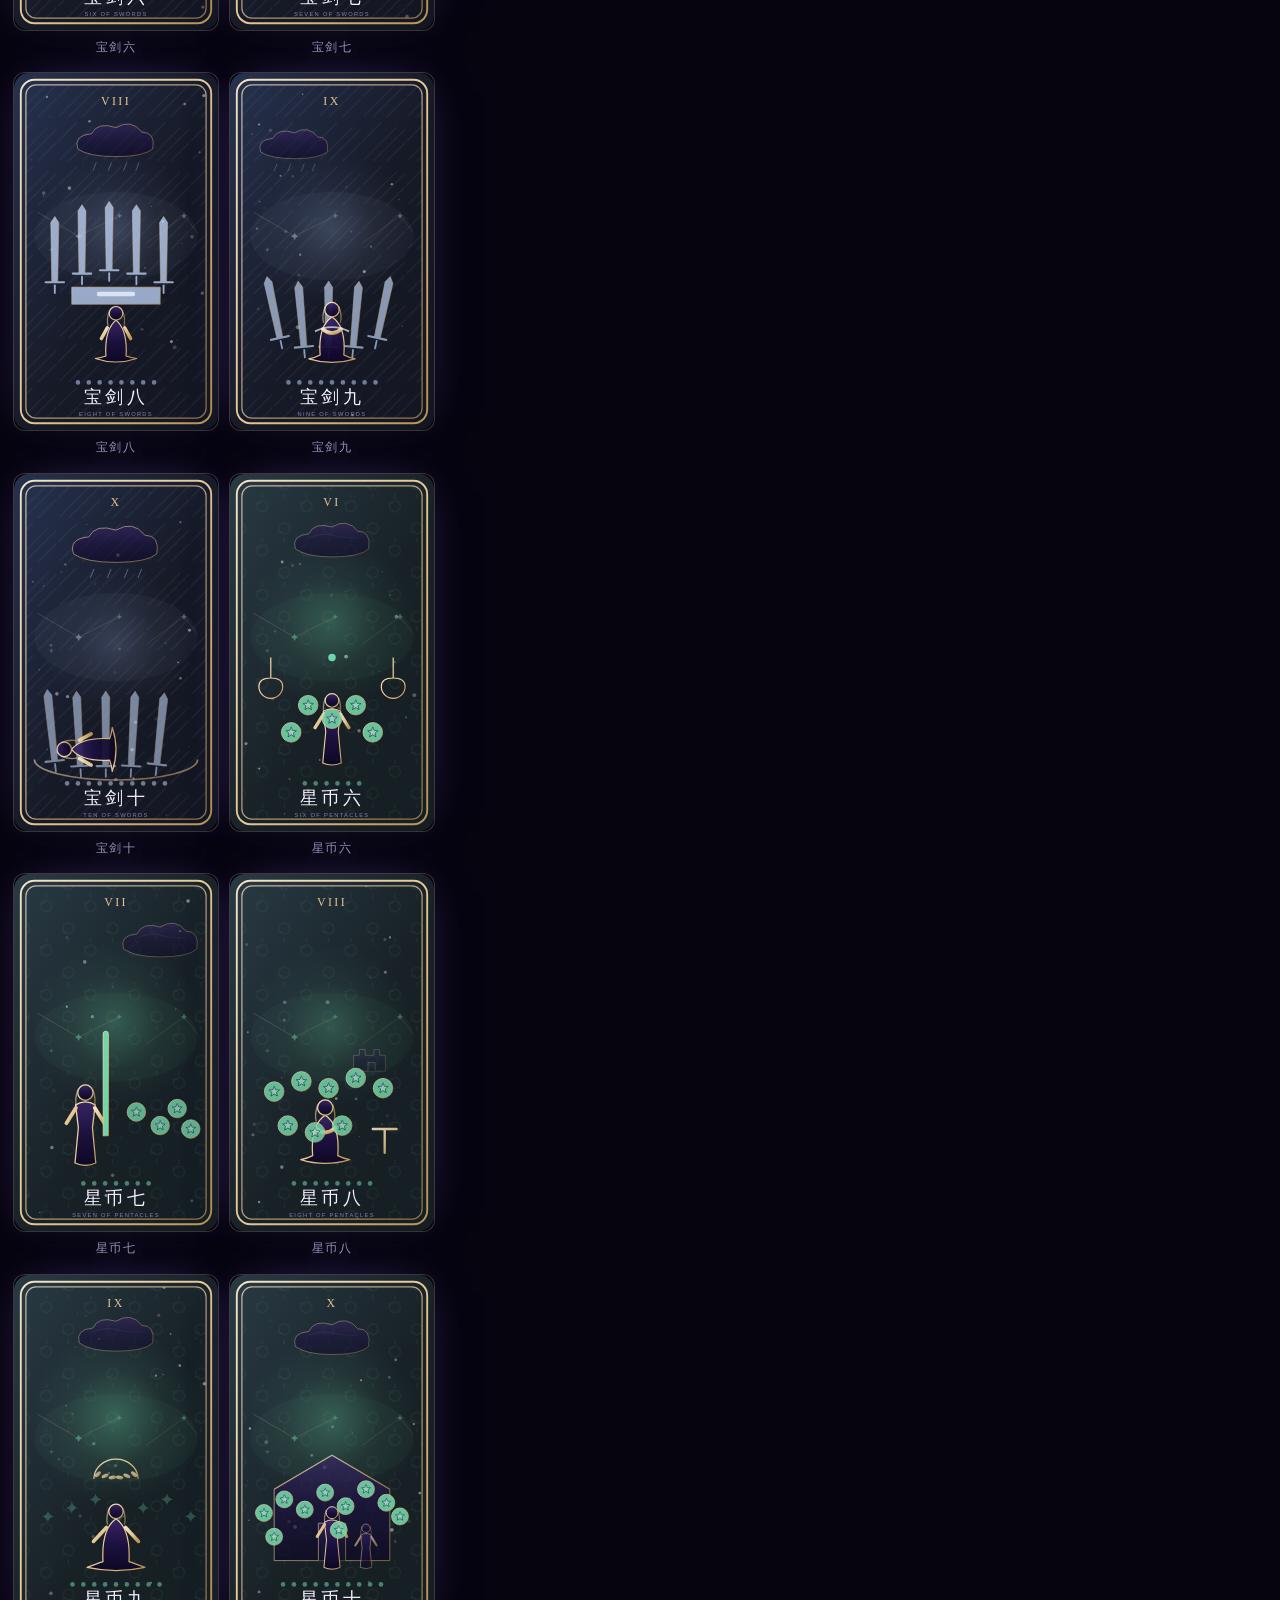
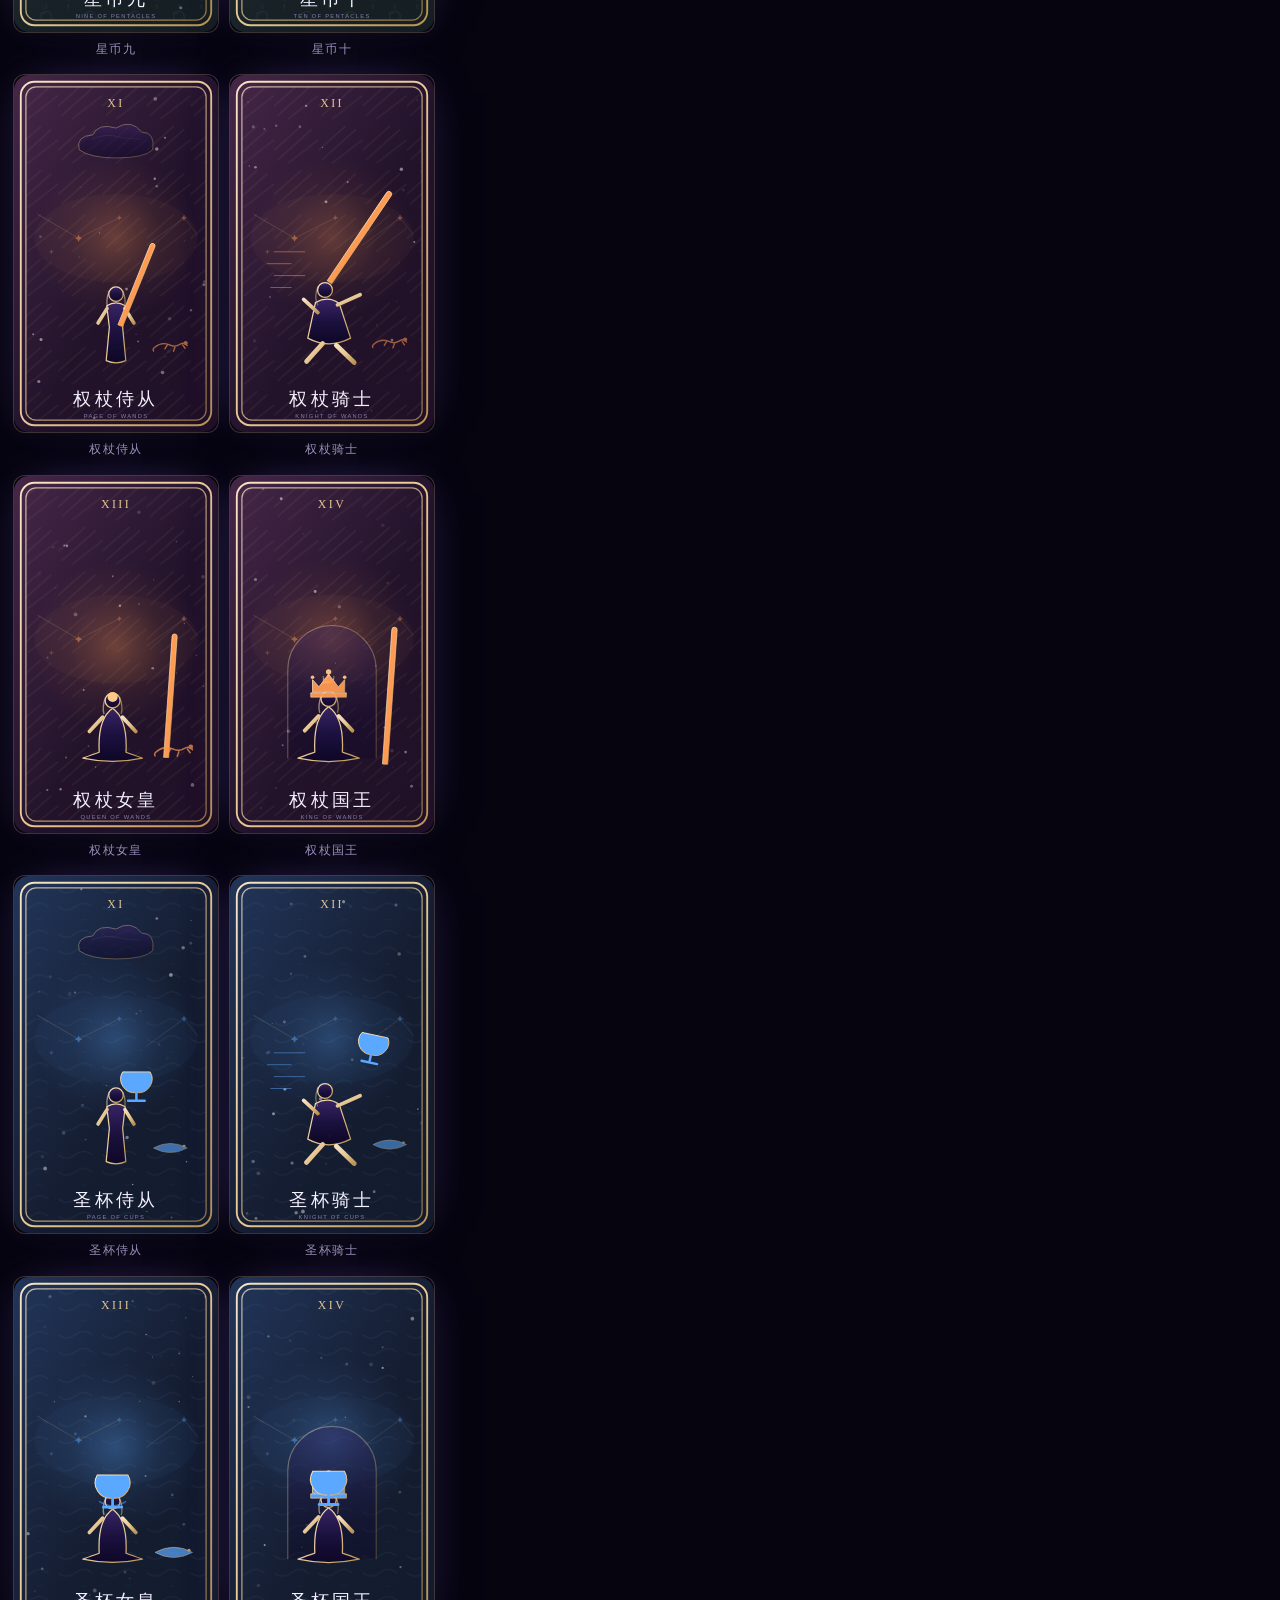
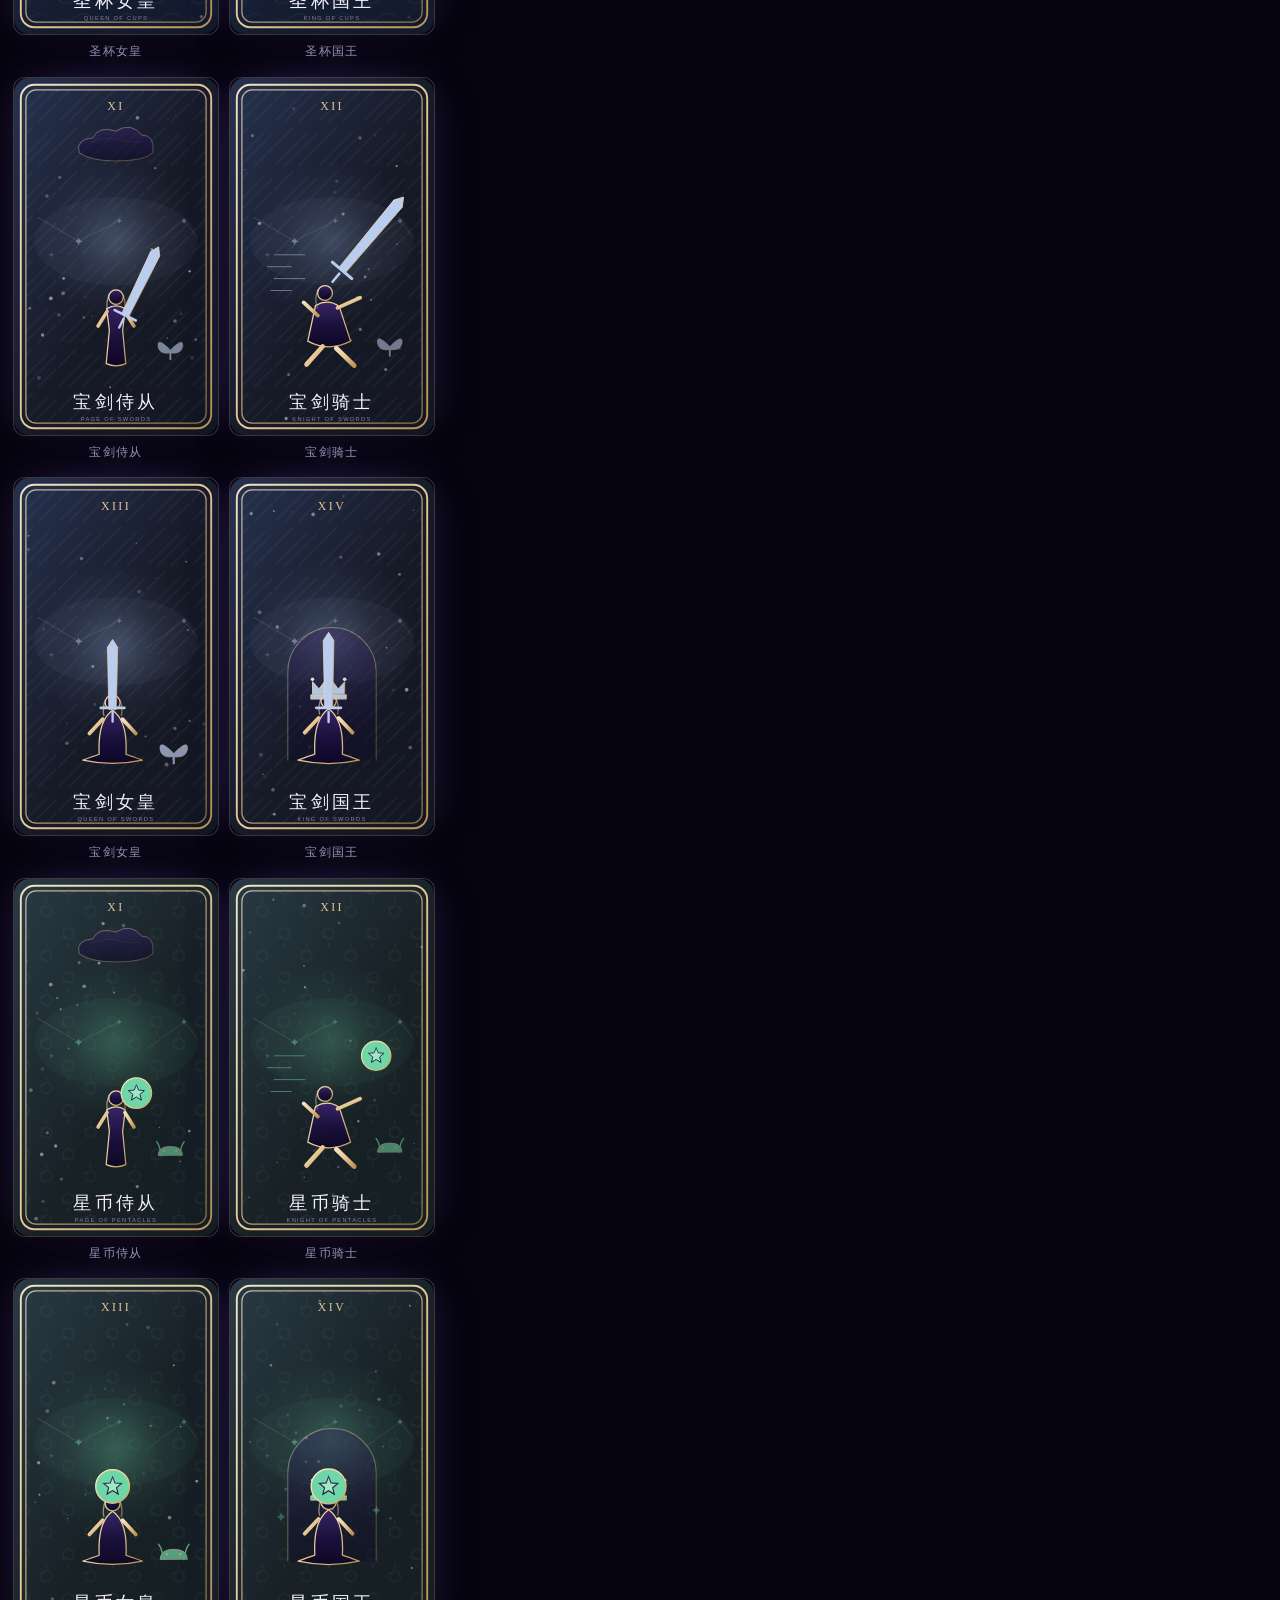
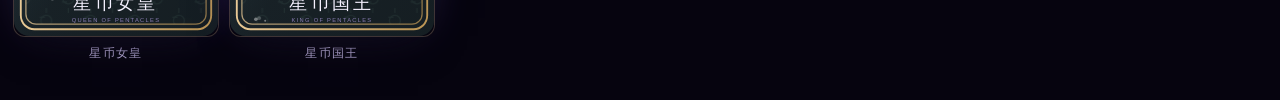
<file: tools/minor.html>
<!DOCTYPE html>
<html lang="zh-CN">
<head>
<meta charset="UTF-8">
<meta name="viewport" content="width=device-width, initial-scale=1.0">
<title>小牌样张 · 星语</title>
<link rel="stylesheet" href="../css/base.css">
<link rel="stylesheet" href="../css/sky.css">
<link rel="stylesheet" href="../css/card-face.css">
<style>
  .stage { padding: 26px 14px 36px; gap: 18px; }
  .page-title { font-size: 12px; letter-spacing: .3em; color: var(--ink-3); text-align: center; }
  .grid { display: grid; grid-template-columns: repeat(2, 1fr); gap: 16px 12px; width: 100%; max-width: 420px; }
  .cell { display: flex; flex-direction: column; align-items: center; gap: 8px; }
  .cell .cardwrap { width: 100%; }
  .cell__cap { font-size: 11.5px; letter-spacing: .12em; color: var(--ink-2); text-align: center; }
  .cell__kw { font-size: 9.5px; letter-spacing: .1em; color: var(--ink-4); }
</style>
</head>
<body>
  <div class="sky" aria-hidden="true">
    <div class="sky__nebula sky__nebula--1"></div>
    <div class="sky__nebula sky__nebula--2"></div>
    <canvas class="sky__canvas" id="sky-canvas"></canvas>
    <div class="sky__vignette"></div>
  </div>

  <main class="stage">
    <p class="page-title">小 阿 尔 克 那 · 第 一 批 样 张</p>
    <div class="grid" id="grid"></div>
  </main>

  <script type="module">
    import { Sky } from '../js/core/sky.js';
    import { renderCard } from '../js/core/card-art.js';
    import { MINOR_ART } from '../js/core/minor-art.js';
    import { MINOR } from '../data/minor.js';

    new Sky(document.getElementById('sky-canvas')).start();

    const q = new URLSearchParams(location.search);
    const suit = q.get('suit');
    const list = suit ? MINOR.filter((c) => c.suit === suit) : MINOR;
    const showKw = q.get('kw') === '1';
    document.getElementById('grid').innerHTML = list.map((c, i) => `
      <div class="cell">
        <div class="cardwrap">${renderCard(c, MINOR_ART[c.id], { uid: '-m' + i })}</div>
        <p class="cell__cap">${c.name}</p>
        ${showKw ? `<p class="cell__kw">${c.upright.kw.slice(0, 3).join(' · ')}</p>` : ''}
      </div>
    `).join('');
  </script>
</body>
</html>
</file>
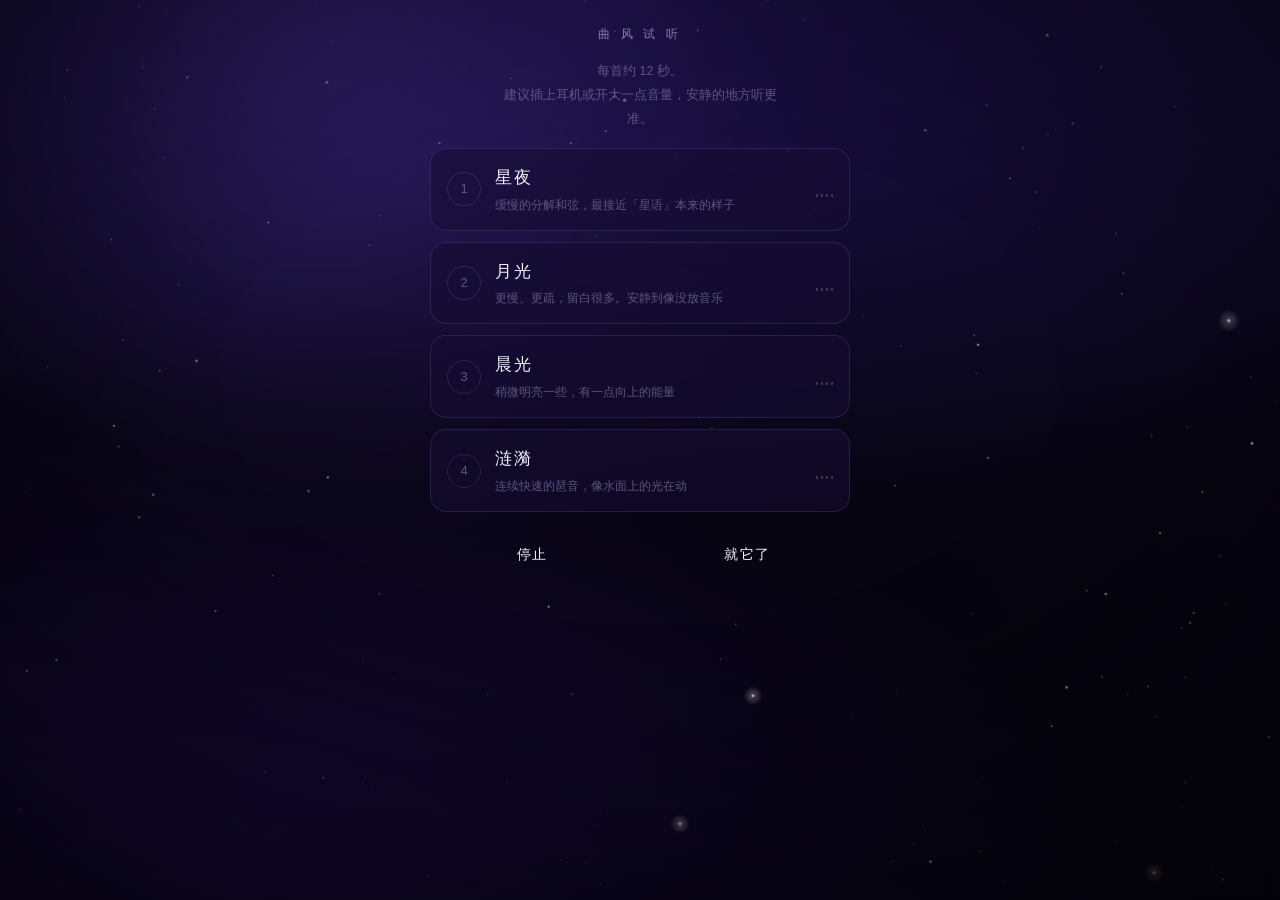
<file: tools/music.html>
<!DOCTYPE html>
<html lang="zh-CN">
<head>
<meta charset="UTF-8">
<meta name="viewport" content="width=device-width, initial-scale=1.0, viewport-fit=cover">
<title>曲风试听 · 星语</title>
<link rel="stylesheet" href="../css/base.css">
<link rel="stylesheet" href="../css/sky.css">
<style>
  .stage { padding: 24px 18px 40px; gap: 16px; align-items: stretch; }
  .m-title { text-align: center; font-size: 12px; letter-spacing: .3em; color: var(--ink-3); }
  .m-note {
    font-size: 12.5px; line-height: 1.9; color: var(--ink-4); text-align: center;
    max-width: 22em; margin: 0 auto;
  }
  .list { display: flex; flex-direction: column; gap: 11px; max-width: 420px; width: 100%; margin: 0 auto; }

  .card {
    position: relative; overflow: hidden;
    display: flex; align-items: center; gap: 14px;
    padding: 15px 16px;
    border-radius: var(--r-md);
    background: var(--glass); border: 1px solid var(--glass-line);
    backdrop-filter: blur(16px); -webkit-backdrop-filter: blur(16px);
    text-align: left; width: 100%;
    transition: border-color var(--t-fast), background var(--t-fast), transform var(--t-fast);
  }
  .card:active { transform: scale(.98); }
  .card.is-playing { border-color: rgba(243,209,154,.55); background: rgba(48,30,92,.5); }

  .card__i { width: 34px; height: 34px; flex-shrink: 0; display: grid; place-items: center;
             border-radius: 50%; border: 1px solid var(--glass-line); font-size: 13px; color: var(--ink-4); }
  .card.is-playing .card__i { color: #1a1038; background: var(--gold); border-color: var(--gold); }

  .card__t { display: block; font-family: var(--font-display); font-size: 17px; letter-spacing: .12em; color: var(--ink); }
  .card__d { display: block; margin-top: 3px; font-size: 11.5px; line-height: 1.65; color: var(--ink-4); }

  .eq { position: absolute; right: 16px; display: flex; align-items: flex-end; gap: 2.5px; height: 16px; }
  .eq i { width: 2.5px; background: var(--gold); border-radius: 1px; height: 3px; opacity: .25; }
  .card.is-playing .eq i { opacity: 1; animation: eqb .9s var(--ease-soft) infinite; }
  @keyframes eqb { 0%,100% { height: 3px; } 50% { height: 15px; } }

  .acts { display: flex; gap: 10px; justify-content: center; max-width: 420px; width: 100%; margin: 4px auto 0; }
  .acts button { flex: 1; padding: 12px; border-radius: 999px; font-size: 13.5px; letter-spacing: .12em; }
</style>
</head>
<body>
  <div class="sky" aria-hidden="true">
    <div class="sky__nebula sky__nebula--1"></div>
    <canvas class="sky__canvas" id="sky"></canvas>
    <div class="sky__vignette"></div>
  </div>

  <main class="stage">
    <p class="m-title">曲 风 试 听</p>
    <p class="m-note">每首约 12 秒。<br>建议插上耳机或开大一点音量，安静的地方听更准。</p>
    <div class="list" id="list"></div>
    <div class="acts">
      <button class="act act--ghost" type="button" id="stop">停止</button>
      <button class="act" type="button" id="pick" disabled>就它了</button>
    </div>
  </main>

  <script type="module">
    import { initAudio, previewStyle, currentStyle } from '../js/core/audio.js';
    import { Sky } from '../js/core/sky.js';
    import { STYLE_LIST } from '../js/core/audio.js';

    new Sky(document.getElementById('sky')).start();
    initAudio();

    const list = document.getElementById('list');
    const pick = document.getElementById('pick');
    let chosen = currentStyle();
    let timer = null;

    list.innerHTML = STYLE_LIST.map((s, i) => `
      <button class="card" type="button" data-k="${s.key}">
        <span class="card__i">${i + 1}</span>
        <span>
          <span class="card__t">${s.name}</span>
          <span class="card__d">${s.desc}</span>
        </span>
        <span class="eq" aria-hidden="true"><i style="animation-delay:0s"></i><i style="animation-delay:.12s"></i><i style="animation-delay:.24s"></i><i style="animation-delay:.36s"></i></span>
      </button>`).join('');

    const cards = [...list.querySelectorAll('.card')];

    const stop = () => {
      clearTimeout(timer);
      cards.forEach((c) => c.classList.remove('is-playing'));
    };

    cards.forEach((c) => c.addEventListener('click', () => {
      initAudio();
      const k = c.dataset.k;
      stop();
      c.classList.add('is-playing');
      chosen = k;
      pick.disabled = false;
      pick.textContent = `选「${STYLE_LIST.find((s) => s.key === k).name}」`;
      previewStyle(k, 12);
      timer = setTimeout(stop, 12000);
    }));

    document.getElementById('stop').addEventListener('click', stop);
    pick.addEventListener('click', () => {
      localStorage.setItem('starlight-tarot:style', JSON.stringify(chosen));
      // 同步写入正式设置
      const raw = JSON.parse(localStorage.getItem('starlight-tarot:v1') || '{}');
      raw.audio = { ...(raw.audio || {}), style: chosen };
      localStorage.setItem('starlight-tarot:v1', JSON.stringify(raw));
      pick.textContent = '已选择 ✓';
      document.title = 'CHOSEN:' + chosen;
    });
  </script>
</body>
</html>
</file>
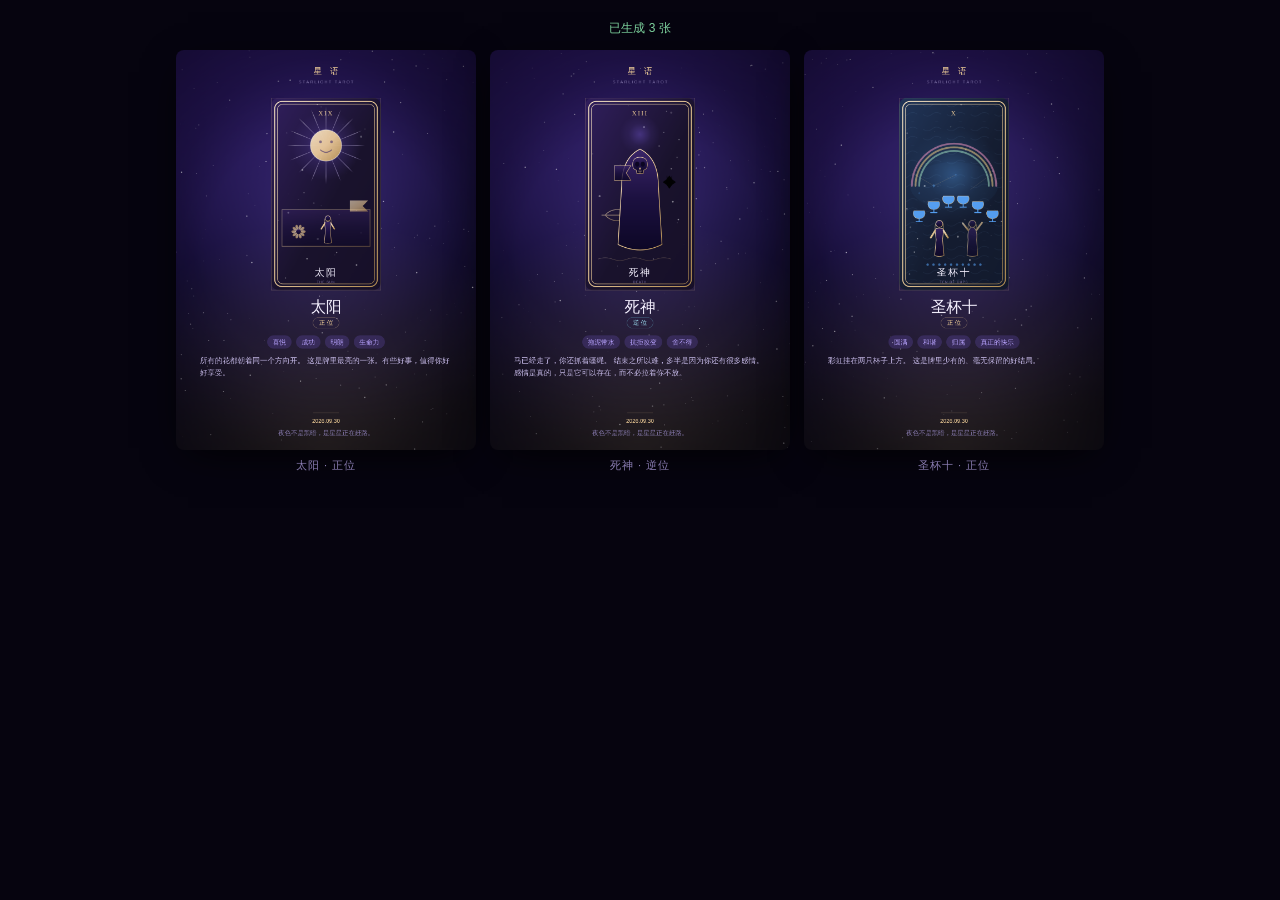
<file: tools/poster.html>
<!DOCTYPE html>
<html lang="zh-CN">
<head>
<meta charset="UTF-8">
<meta name="viewport" content="width=device-width, initial-scale=1.0, viewport-fit=cover">
<title>海报预览 · 星语</title>
<link rel="stylesheet" href="../css/base.css">
<style>
  body { margin: 0; padding: 18px; background: #06040f; font-family: -apple-system, "PingFang SC", sans-serif; }
  .grid { display: flex; gap: 14px; flex-wrap: wrap; justify-content: center; }
  figure { margin: 0; }
  img { width: 300px; height: 400px; display: block; border-radius: 8px; box-shadow: 0 10px 40px -12px #000; }
  figcaption { font-size: 11px; color: #8a7db2; text-align: center; margin-top: 6px; letter-spacing: .1em; }
  #log { color: #f3d19a; font-size: 12px; text-align: center; margin-bottom: 12px; }
</style>
</head>
<body>
<div id="log">生成中…</div>
<div class="grid" id="g"></div>
<script type="module">
import { CARDS } from '../data/cards.js';
import { makePoster } from '../js/core/poster.js';

const pick = (id) => CARDS.find((c) => c.id === id);
const jobs = [
  ['major-19', false, '太阳 · 正位'],
  ['major-13', true,  '死神 · 逆位'],
  ['cups-10',  false, '圣杯十 · 正位'],
];

const g = document.getElementById('g');
const log = document.getElementById('log');
const errs = [];
for (const [id, rev, label] of jobs) {
  try {
    const url = await makePoster(pick(id), rev, '2026.09.30', '夜色不是黑暗，是星星正在赶路。');
    g.insertAdjacentHTML('beforeend',
      `<figure><img src="${url}" alt="${label}"><figcaption>${label}</figcaption></figure>`);
  } catch (e) { errs.push(label + ': ' + e.message); }
}
log.textContent = errs.length ? '失败: ' + errs.join(' | ') : `已生成 ${jobs.length} 张`;
log.style.color = errs.length ? '#ff8080' : '#7fd6a0';
document.title = errs.length ? 'FAIL' : 'PASS';
</script>
</body>
</html>
</file>
<file: css/base.css>
/* ============================================================
   星语 · Starlight Tarot — 基础层
   设计令牌 / 重置 / 排版 / 通用动效
   ============================================================ */

:root {
  /* ---------- 虚空底色（由深至浅） ---------- */
  --void-0: #06040f;
  --void-1: #0b0720;
  --void-2: #140a35;
  --void-3: #1e1150;
  --void-4: #2a1a63;

  /* ---------- 主色：星辉紫 ---------- */
  --violet:      #8b6cff;
  --violet-soft: #a98cff;
  --violet-deep: #4a32a8;
  --indigo:      #5a45d6;
  --plum:        #c77dff;

  /* ---------- 辅色：符文金 ---------- */
  --gold:       #f3d19a;
  --gold-bright:#ffe9c0;
  --gold-deep:  #c9a15e;
  --gold-glow:  rgba(243, 209, 154, .38);

  /* ---------- 点缀：星尘与极光 ---------- */
  --star: #ffffff;
  --cyan: #7fe8ff;
  --rose: #ff9ecb;

  /* ---------- 文字 ---------- */
  --ink:   #f5f1ff;
  --ink-2: #c1b5e2;
  --ink-3: #8a7db2;
  --ink-4: #5f5480;

  /* ---------- 面板 ---------- */
  --glass:       rgba(22, 14, 52, .55);
  --glass-strong:rgba(16, 10, 40, .82);
  --glass-line:  rgba(169, 140, 255, .16);
  --glass-line-2:rgba(243, 209, 154, .22);

  /* ---------- 字体 ---------- */
  --font-display: "Songti SC", "STSong", "Noto Serif SC", "Source Han Serif SC", "SimSun", serif;
  --font-body: -apple-system, BlinkMacSystemFont, "PingFang SC", "Hiragino Sans GB",
               "Microsoft YaHei", "Helvetica Neue", sans-serif;
  --font-mono: "SF Mono", "Menlo", "Consolas", monospace;

  /* ---------- 尺度 ---------- */
  --r-sm: 10px;
  --r-md: 16px;
  --r-lg: 22px;
  --r-xl: 30px;

  --safe-top:    env(safe-area-inset-top, 0px);
  --safe-bottom: env(safe-area-inset-bottom, 0px);

  /* ---------- 动效 ---------- */
  --ease-out:  cubic-bezier(.22, 1, .36, 1);
  --ease-soft: cubic-bezier(.4, 0, .2, 1);
  --t-fast: .22s;
  --t-mid:  .42s;
  --t-slow: .8s;
}

/* ------------------------------------------------------------
   重置
   ------------------------------------------------------------ */
*, *::before, *::after { box-sizing: border-box; }

html, body {
  margin: 0;
  padding: 0;
  height: 100%;
  overscroll-behavior-y: none;
}

html {
  -webkit-text-size-adjust: 100%;
  background: var(--void-0);
}

body {
  font-family: var(--font-body);
  color: var(--ink);
  background: var(--void-0);
  line-height: 1.7;
  -webkit-font-smoothing: antialiased;
  -moz-osx-font-smoothing: grayscale;
  text-rendering: optimizeLegibility;
  user-select: none;
  -webkit-user-select: none;
  -webkit-tap-highlight-color: transparent;
  touch-action: manipulation;
}

h1, h2, h3, h4, p, figure { margin: 0; }
ul, ol { margin: 0; padding: 0; list-style: none; }

button {
  font: inherit;
  color: inherit;
  background: none;
  border: 0;
  padding: 0;
  cursor: pointer;
  -webkit-tap-highlight-color: transparent;
}

img, svg, canvas { display: block; max-width: 100%; }

::selection { background: rgba(139, 108, 255, .35); }

/* ------------------------------------------------------------
   页面舞台：所有视图的容器
   ------------------------------------------------------------ */
.stage {
  position: relative;
  z-index: 2;
  min-height: 100%;
  min-height: 100dvh;
  display: flex;
  flex-direction: column;
}

/* ------------------------------------------------------------
   通用文字工具
   ------------------------------------------------------------ */
.display {
  font-family: var(--font-display);
  font-weight: 400;
  letter-spacing: .06em;
  background: linear-gradient(175deg, var(--gold-bright) 0%, var(--gold) 42%, #b98f52 100%);
  -webkit-background-clip: text;
  background-clip: text;
  color: transparent;
}

.muted { color: var(--ink-3); }

/* ------------------------------------------------------------
   玻璃面板
   ------------------------------------------------------------ */
.glass {
  position: relative;
  background: var(--glass);
  border: 1px solid var(--glass-line);
  border-radius: var(--r-lg);
  backdrop-filter: blur(18px) saturate(140%);
  -webkit-backdrop-filter: blur(18px) saturate(140%);
  box-shadow:
    0 1px 0 rgba(255, 255, 255, .05) inset,
    0 18px 48px -24px rgba(0, 0, 0, .9);
}

/* 顶部一道极细的高光，模拟玻璃边缘 */
.glass::before {
  content: "";
  position: absolute;
  inset: 0 0 auto 0;
  height: 1px;
  background: linear-gradient(90deg, transparent, rgba(255, 255, 255, .22), transparent);
  border-radius: inherit;
  pointer-events: none;
}

/* ------------------------------------------------------------
   进场动画
   ------------------------------------------------------------ */
@keyframes rise {
  from { opacity: 0; transform: translate3d(0, 22px, 0); }
  to   { opacity: 1; transform: none; }
}

@keyframes fade {
  from { opacity: 0; }
  to   { opacity: 1; }
}

@keyframes glow-pulse {
  0%, 100% { opacity: .5;  transform: scale(1); }
  50%      { opacity: .95; transform: scale(1.06); }
}

@keyframes spin-slow {
  from { transform: rotate(0deg); }
  to   { transform: rotate(360deg); }
}

/* ------------------------------------------------------------
   轻提示 Toast
   ------------------------------------------------------------ */
.toast {
  position: fixed;
  left: 50%;
  bottom: calc(var(--safe-bottom) + 96px);
  z-index: 90;
  transform: translate(-50%, 14px);
  padding: 11px 22px;
  border-radius: 999px;
  background: var(--glass-strong);
  border: 1px solid var(--glass-line-2);
  backdrop-filter: blur(20px);
  -webkit-backdrop-filter: blur(20px);
  box-shadow: 0 14px 40px -16px rgba(0, 0, 0, .9);
  font-size: 13px;
  letter-spacing: .12em;
  color: var(--gold);
  white-space: nowrap;
  opacity: 0;
  pointer-events: none;
  transition: opacity var(--t-mid) var(--ease-soft),
              transform var(--t-mid) var(--ease-out);
}

.toast--on {
  opacity: 1;
  transform: translate(-50%, 0);
}

.rise { animation: rise var(--t-slow) var(--ease-out) both; }

@media (prefers-reduced-motion: reduce) {
  *, *::before, *::after {
    animation-duration: .01ms !important;
    animation-iteration-count: 1 !important;
    transition-duration: .01ms !important;
  }
}
</file>
<file: css/sky.css>
/* ============================================================
   星语 · Starlight Tarot — 星空背景层
   星云 / 地平线 / 粒子 / 暗角 / 颗粒
   ============================================================ */

.sky {
  position: fixed;
  inset: 0;
  z-index: 0;
  overflow: hidden;
  pointer-events: none;
  background:
    radial-gradient(140% 100% at 50% 0%,   #1a1046 0%, transparent 58%),
    radial-gradient(120% 90%  at 15% 100%, #16093c 0%, transparent 60%),
    linear-gradient(178deg, var(--void-1) 0%, var(--void-0) 62%, #04030b 100%);
}

/* ------------------------------------------------------------
   星云：三团不同色温的柔光，缓慢呼吸 + 漂移
   ------------------------------------------------------------ */
.sky__nebula {
  position: absolute;
  border-radius: 50%;
  filter: blur(70px);
  opacity: .5;
  mix-blend-mode: screen;
  will-change: transform, opacity;
}

.sky__nebula--1 {
  width: 85vmax; height: 60vmax;
  top: -26vmax; left: -18vmax;
  background: radial-gradient(circle at 50% 50%,
              rgba(122, 82, 255, .50) 0%,
              rgba(78, 46, 168, .24) 42%,
              transparent 70%);
  animation: nebula-drift-a 34s var(--ease-soft) infinite;
}

.sky__nebula--2 {
  width: 70vmax; height: 52vmax;
  top: 26vmax; right: -24vmax;
  background: radial-gradient(circle at 50% 50%,
              rgba(199, 125, 255, .38) 0%,
              rgba(126, 60, 190, .18) 46%,
              transparent 72%);
  animation: nebula-drift-b 42s var(--ease-soft) infinite;
}

.sky__nebula--3 {
  width: 60vmax; height: 44vmax;
  bottom: -16vmax; left: 10vmax;
  background: radial-gradient(circle at 50% 50%,
              rgba(88, 180, 255, .24) 0%,
              rgba(60, 90, 200, .12) 48%,
              transparent 74%);
  animation: nebula-drift-c 50s var(--ease-soft) infinite;
}

@keyframes nebula-drift-a {
  0%, 100% { transform: translate3d(0, 0, 0) scale(1);        opacity: .42; }
  50%      { transform: translate3d(5vmax, 3vmax, 0) scale(1.14); opacity: .62; }
}
@keyframes nebula-drift-b {
  0%, 100% { transform: translate3d(0, 0, 0) scale(1.08);   opacity: .34; }
  50%      { transform: translate3d(-6vmax, 4vmax, 0) scale(1); opacity: .56; }
}
@keyframes nebula-drift-c {
  0%, 100% { transform: translate3d(0, 0, 0) scale(1);        opacity: .28; }
  50%      { transform: translate3d(4vmax, -3vmax, 0) scale(1.2); opacity: .44; }
}

/* ------------------------------------------------------------
   地平线：底部一抹极淡的暖光，给画面"落地感"
   ------------------------------------------------------------ */
.sky__horizon {
  position: absolute;
  left: -10%; right: -10%;
  bottom: -14vh;
  height: 46vh;
  background: radial-gradient(ellipse 60% 100% at 50% 100%,
              rgba(243, 209, 154, .13) 0%,
              rgba(139, 108, 255, .07) 44%,
              transparent 72%);
  filter: blur(30px);
  animation: glow-pulse 12s var(--ease-soft) infinite;
}

/* ------------------------------------------------------------
   粒子画布
   ------------------------------------------------------------ */
.sky__canvas {
  position: absolute;
  inset: 0;
  width: 100%;
  height: 100%;
}

/* ------------------------------------------------------------
   暗角：把注意力收到画面中心
   ------------------------------------------------------------ */
.sky__vignette {
  position: absolute;
  inset: 0;
  background: radial-gradient(ellipse 82% 68% at 50% 42%,
              transparent 40%,
              rgba(4, 3, 11, .42) 78%,
              rgba(4, 3, 11, .76) 100%);
}

/* ------------------------------------------------------------
   颗粒：极淡的胶片噪点，消除渐变的塑料感
   ------------------------------------------------------------ */
.sky__grain {
  position: absolute;
  inset: -50%;
  opacity: .05;
  background-image: url("data:image/svg+xml,%3Csvg xmlns='http://www.w3.org/2000/svg' width='180' height='180'%3E%3Cfilter id='n'%3E%3CfeTurbulence type='fractalNoise' baseFrequency='.85' numOctaves='3' stitchTiles='stitch'/%3E%3C/filter%3E%3Crect width='100%25' height='100%25' filter='url(%23n)'/%3E%3C/svg%3E");
  animation: grain-shift 6s steps(6) infinite;
}

@keyframes grain-shift {
  0%   { transform: translate(0, 0); }
  20%  { transform: translate(-3%, 2%); }
  40%  { transform: translate(2%, -3%); }
  60%  { transform: translate(-2%, -2%); }
  80%  { transform: translate(3%, 1%); }
  100% { transform: translate(0, 0); }
}
</file>
<file: css/card-face.css>
/* ============================================================
   星语 · Starlight Tarot — 牌面文字与容器样式
   （作用在 SVG 内部的 <text> 上）
   ============================================================ */

.cardface {
  display: block;
  width: 100%;
  height: auto;
  border-radius: 10px;
  font-family: "Songti SC", "STSong", "Noto Serif SC", serif;
}

.cardface .cf-num {
  font-size: 7px;
  fill: #f3d19a;
  letter-spacing: 1.4px;
  opacity: .92;
}

.cardface .cf-name {
  font-size: 10.5px;
  fill: #f5f1ff;
  letter-spacing: 2px;
}

.cardface .cf-en {
  font-size: 3.4px;
  fill: #8a7db2;
  letter-spacing: .75px;
  font-family: "Helvetica Neue", Arial, sans-serif;
}

.cardface .cf-glyph {
  font-size: 5.5px;
  fill: #f3d19a;
  letter-spacing: 1px;
  font-family: "Helvetica Neue", Arial, sans-serif;
}

/* ---------- 牌面外层容器 ---------- */
.cardwrap {
  position: relative;
  border-radius: 11px;
  overflow: hidden;
  box-shadow:
    0 0 0 1px rgba(243, 209, 154, .22),
    0 16px 40px -16px rgba(0, 0, 0, .9),
    0 0 46px -18px rgba(139, 108, 255, .55);
  transition: transform var(--t-mid) var(--ease-out),
              box-shadow var(--t-mid) var(--ease-out);
}

.cardwrap--rev { transform: rotate(180deg); }
.cardwrap--rev .cardface { transform: rotate(180deg); }
</file>
<file: css/home.css>
/* ============================================================
   星语 · Starlight Tarot — 首页样式
   ============================================================ */

.stage {
  align-items: center;
  gap: clamp(9px, 2.1vh, 18px);
  padding:
    calc(var(--safe-top) + clamp(20px, 4.2vh, 36px))
    clamp(18px, 5vw, 28px)
    calc(var(--safe-bottom) + 12px);
  text-align: center;
}

/* ------------------------------------------------------------
   顶部：标志 / 标题 / 每日星语
   ------------------------------------------------------------ */
.hero {
  display: flex;
  flex-direction: column;
  align-items: center;
  width: 100%;
}

.hero__mark {
  width: 34px;
  height: 34px;
  margin-bottom: 9px;
  filter: drop-shadow(0 0 10px rgba(243, 209, 154, .5));
  animation: glow-pulse 5s var(--ease-soft) infinite;
}

.hero__title {
  font-size: clamp(38px, 11.5vw, 54px);
  line-height: 1.06;
  letter-spacing: .16em;
  text-indent: .16em;
  margin: 0;
  filter: drop-shadow(0 3px 22px rgba(243, 209, 154, .26));
}

.hero__sub {
  margin: 9px 0 0;
  font-size: 9.5px;
  font-weight: 400;
  letter-spacing: .26em;
  color: var(--ink-3);
}

.hero__divider {
  display: flex;
  align-items: center;
  gap: 10px;
  width: min(180px, 50vw);
  margin: 13px 0 10px;
}

.hero__divider i {
  flex: 1;
  height: 1px;
  background: linear-gradient(90deg, transparent, rgba(243, 209, 154, .42));
}
.hero__divider i:last-of-type {
  background: linear-gradient(90deg, rgba(243, 209, 154, .42), transparent);
}
.hero__divider b {
  font-size: 9px;
  color: var(--gold);
  font-weight: 400;
}

.hero__line {
  margin: 0;
  max-width: 17em;
  font-size: clamp(13.5px, 3.6vw, 15px);
  line-height: 1.9;
  color: var(--ink-2);
  font-family: var(--font-display);
  letter-spacing: .05em;
}

/* ------------------------------------------------------------
   中央：发光牌背
   ------------------------------------------------------------ */
.oracle {
  position: relative;
  display: flex;
  justify-content: center;
  width: 100%;
}

.oracle__btn {
  position: relative;
  display: flex;
  flex-direction: column;
  align-items: center;
  gap: 12px;
  padding: 0;
  animation: oracle-float 7s var(--ease-soft) infinite;
}

.back__art {
  width: clamp(104px, 30vw, 134px);
  height: auto;
  border-radius: 11px;
  box-shadow:
    0 0 0 1px rgba(243, 209, 154, .18),
    0 22px 54px -20px rgba(0, 0, 0, .95),
    0 0 70px -14px rgba(139, 108, 255, .5);
  transition: transform var(--t-mid) var(--ease-out),
              box-shadow var(--t-mid) var(--ease-out);
}

.oracle__btn:active .back__art {
  transform: scale(.94);
  box-shadow:
    0 0 0 1px rgba(243, 209, 154, .5),
    0 10px 30px -14px rgba(0, 0, 0, .95),
    0 0 96px -6px rgba(139, 108, 255, .78);
}

/* 光晕：跟随牌背的呼吸 */
.oracle__halo {
  position: absolute;
  top: 50%;
  left: 50%;
  width: 230px;
  height: 230px;
  margin: -115px 0 0 -115px;
  border-radius: 50%;
  background: radial-gradient(circle,
              rgba(139, 108, 255, .34) 0%,
              rgba(199, 125, 255, .14) 42%,
              transparent 68%);
  filter: blur(14px);
  animation: glow-pulse 4.5s var(--ease-soft) infinite;
  pointer-events: none;
  z-index: -1;
}

.oracle__hint {
  font-size: 12.5px;
  letter-spacing: .14em;
  color: var(--ink-3);
  transition: color var(--t-fast);
}

.oracle__btn:active .oracle__hint { color: var(--gold); }

@keyframes oracle-float {
  0%, 100% { transform: translate3d(0, 0, 0); }
  50%      { transform: translate3d(0, -11px, 0); }
}

/* ------------------------------------------------------------
   功能入口：2 × 2
   ------------------------------------------------------------ */
.menu {
  display: grid;
  grid-template-columns: repeat(2, 1fr);
  gap: 10px;
  width: 100%;
  max-width: 380px;
  margin-top: 4px;
}

.entry {
  position: relative;
  display: flex;
  flex-direction: column;
  align-items: center;
  gap: 3px;
  padding: 13px 10px 12px;
  border-radius: var(--r-md);
  background: var(--glass);
  border: 1px solid var(--glass-line);
  backdrop-filter: blur(16px) saturate(140%);
  -webkit-backdrop-filter: blur(16px) saturate(140%);
  overflow: hidden;
  transition: transform var(--t-fast) var(--ease-out),
              border-color var(--t-fast) var(--ease-soft),
              background var(--t-fast) var(--ease-soft);
}

.entry::before {
  content: "";
  position: absolute;
  inset: 0 0 auto 0;
  height: 1px;
  background: linear-gradient(90deg, transparent, rgba(255, 255, 255, .2), transparent);
}

/* 悬停/按下时浮起一层星光 */
.entry::after {
  content: "";
  position: absolute;
  inset: 0;
  background: radial-gradient(120% 90% at 50% 0%,
              rgba(139, 108, 255, .3), transparent 66%);
  opacity: 0;
  transition: opacity var(--t-mid) var(--ease-soft);
  pointer-events: none;
}

.entry:active {
  transform: scale(.96);
  border-color: var(--glass-line-2);
}
.entry:active::after { opacity: 1; }

.entry__ico {
  width: 24px;
  height: 24px;
  color: var(--gold);
  filter: drop-shadow(0 0 8px rgba(243, 209, 154, .35));
  transition: transform var(--t-mid) var(--ease-out);
}
.entry:active .entry__ico { transform: scale(1.12); }

.entry__name {
  margin-top: 5px;
  font-size: 13.5px;
  letter-spacing: .1em;
  color: var(--ink);
  font-family: var(--font-display);
}

.entry__desc {
  font-size: 10px;
  letter-spacing: .12em;
  color: var(--ink-4);
}

/* ------------------------------------------------------------
   底部：记录本
   ------------------------------------------------------------ */
.foot {
  margin-top: auto;
  padding-top: 6px;
}

.foot__btn {
  display: inline-flex;
  align-items: center;
  gap: 8px;
  padding: 8px 18px;
  border-radius: 999px;
  border: 1px solid var(--glass-line);
  background: rgba(22, 14, 52, .4);
  backdrop-filter: blur(14px);
  -webkit-backdrop-filter: blur(14px);
  font-size: 12px;
  letter-spacing: .16em;
  color: var(--ink-3);
  transition: color var(--t-fast), border-color var(--t-fast);
}

.foot__btn svg { width: 15px; height: 15px; }

.foot__btn:active {
  color: var(--gold);
  border-color: var(--glass-line-2);
}

/* ------------------------------------------------------------
   矮屏微调：保证 667px 这类小屏也能一屏放下
   ------------------------------------------------------------ */
@media (max-height: 730px) {
  .stage { gap: clamp(8px, 1.8vh, 14px); }
  .hero__mark { display: none; }
  .hero__title { font-size: clamp(34px, 10vw, 44px); }
  .hero__sub { margin-top: 7px; }
  .hero__divider { margin: 12px 0 9px; }
  .hero__line { font-size: 13px; line-height: 1.75; }
  .back__art { width: clamp(104px, 29vw, 132px); }
  .oracle__btn { gap: 11px; }
  .oracle__hint { font-size: 12px; }
  .menu { gap: 9px; }
  .entry { padding: 12px 8px 11px; }
  .entry__ico { width: 22px; height: 22px; }
  .foot__btn { padding: 7px 16px; font-size: 11.5px; }
}

@media (max-height: 700px) {
  .stage {
    padding-top: calc(var(--safe-top) + 14px);
    gap: 7px;
  }
  .hero__divider { display: none; }
  .oracle__btn { gap: 9px; }
  .foot__btn { padding: 6px 15px; }
}

@media (max-height: 620px) {
  .hero__sub { display: none; }
  .back__art { width: clamp(88px, 24vw, 108px); }
}

/* ---------- 今日状态标记 ---------- */
.entry.is-done .entry__desc { color: var(--gold); }
.entry.is-todo .entry__ico { filter: drop-shadow(0 0 10px rgba(243, 209, 154, .55)); }
.entry.is-todo::after { opacity: 1; }

/* 底部：记录本 + 声音设置 */
.foot {
  display: flex;
  align-items: center;
  justify-content: center;
  gap: 10px;
}

.foot__btn--icon {
  padding: 8px 11px;
}
.foot__btn--icon svg { width: 15px; height: 15px; }

/* ---------- 声音开关键的状态 ---------- */
.foot__btn--icon { position: relative; }

.foot__slash {
  position: absolute;
  left: 50%; top: 50%;
  width: 20px; height: 1.5px;
  margin: -.75px 0 0 -10px;
  border-radius: 1px;
  background: var(--ink-4);
  transform: scaleX(0) rotate(-45deg);
  transform-origin: center;
  transition: transform .28s var(--ease-out), background var(--t-fast);
}

.foot__btn--icon.is-muted { color: var(--ink-4); border-color: var(--glass-line); }
.foot__btn--icon.is-muted svg { opacity: .38; }
.foot__btn--icon.is-muted .foot__slash { transform: scaleX(1) rotate(-45deg); background: var(--ink-3); }

/* 首页常驻：第一次抽到的那张 */
.oracle__first {
  font-size: 10.5px;
  letter-spacing: .1em;
  color: var(--ink-4);
  margin-top: -6px;
}
</file>
<file: css/draw.css>
/* ============================================================
   星语 · Starlight Tarot — 抽牌流程
   ============================================================ */

.draw {
  position: fixed;
  inset: 0;
  z-index: 3;
  display: flex;
  flex-direction: column;
  overflow-y: auto;
  overscroll-behavior: contain;
  padding:
    calc(var(--safe-top) + 10px)
    clamp(18px, 5vw, 26px)
    calc(var(--safe-bottom) + 20px);
  animation: fade .4s var(--ease-soft) both;
}

/* ---------- 顶部栏 ---------- */
.draw__bar {
  display: flex;
  align-items: center;
  justify-content: space-between;
  min-height: 38px;
  flex-shrink: 0;
}

.draw__back {
  display: inline-flex;
  align-items: center;
  gap: 5px;
  padding: 7px 14px 7px 11px;
  border-radius: 999px;
  border: 1px solid var(--glass-line);
  background: rgba(22, 14, 52, .45);
  backdrop-filter: blur(12px);
  -webkit-backdrop-filter: blur(12px);
  font-size: 12px;
  letter-spacing: .1em;
  color: var(--ink-3);
  transition: color var(--t-fast), border-color var(--t-fast);
}
.draw__back svg { width: 12px; height: 12px; }
.draw__back:active { color: var(--gold); border-color: var(--glass-line-2); }

.draw__step {
  font-size: 11px;
  letter-spacing: .22em;
  color: var(--ink-4);
}

/* ---------- 主体 ---------- */
.draw__body {
  flex: 1;
  display: flex;
  flex-direction: column;
  justify-content: center;
  align-items: center;
  gap: clamp(16px, 3.4vh, 28px);
  padding: 12px 0 8px;
  text-align: center;
}

/* 长内容（解读页）从顶部排，避免大片留白 */
.draw__body--top {
  justify-content: flex-start;
  padding-top: clamp(10px, 2.4vh, 20px);
}

.draw__title {
  font-family: var(--font-display);
  font-size: clamp(21px, 5.6vw, 26px);
  letter-spacing: .14em;
  color: var(--ink);
}

.draw__sub {
  font-size: 13px;
  line-height: 1.8;
  color: var(--ink-3);
  max-width: 18em;
  margin: -8px 0 0;
}

/* ============================================================
   选项网格
   ============================================================ */
.picks {
  display: grid;
  grid-template-columns: repeat(2, 1fr);
  gap: 11px;
  width: 100%;
  max-width: 360px;
}

.picks--topics { grid-template-columns: 1fr; max-width: 320px; }

.pick {
  position: relative;
  padding: 16px 12px 14px;
  border-radius: var(--r-md);
  border: 1px solid var(--glass-line);
  background: var(--glass);
  backdrop-filter: blur(16px);
  -webkit-backdrop-filter: blur(16px);
  overflow: hidden;
  text-align: center;
  transition: transform var(--t-fast) var(--ease-out),
              border-color var(--t-fast) var(--ease-soft);
  animation: rise .5s var(--ease-out) both;
}

.pick:active { transform: scale(.95); border-color: var(--glass-line-2); }

.pick.is-on {
  border-color: rgba(243, 209, 154, .6);
  background: rgba(48, 30, 92, .55);
  box-shadow: 0 0 26px -6px rgba(243, 209, 154, .4);
}

.pick__name {
  font-family: var(--font-display);
  font-size: 15.5px;
  letter-spacing: .1em;
  color: var(--ink);
}

.pick__hint {
  margin-top: 3px;
  font-size: 11px;
  letter-spacing: .1em;
  color: var(--ink-4);
}

.pick__mark {
  position: absolute;
  top: 8px; right: 9px;
  width: 15px; height: 15px;
  color: var(--gold);
  opacity: 0;
  transform: scale(.5);
  transition: opacity var(--t-fast), transform var(--t-fast) var(--ease-out);
}
.pick.is-on .pick__mark { opacity: 1; transform: scale(1); }

/* ---------- 跳过 ---------- */
.draw__skip {
  padding: 10px 26px;
  border-radius: 999px;
  border: 1px solid var(--glass-line);
  font-size: 12.5px;
  letter-spacing: .18em;
  color: var(--ink-3);
  transition: color var(--t-fast), border-color var(--t-fast);
}
.draw__skip:active { color: var(--gold); border-color: var(--glass-line-2); }

/* ---------- 主行动按钮 ---------- */
.act {
  position: relative;
  padding: 14px 42px;
  border-radius: 999px;
  font-family: var(--font-display);
  font-size: 15px;
  letter-spacing: .22em;
  color: #1a1038;
  background: linear-gradient(160deg, #ffeccb, #f0c888 52%, #c99a55);
  box-shadow: 0 10px 30px -12px rgba(243, 209, 154, .7),
              0 0 0 1px rgba(255, 236, 203, .35) inset;
  transition: transform var(--t-fast) var(--ease-out), opacity var(--t-fast);
}
.act:active { transform: scale(.95); }
.act[disabled] { opacity: .4; pointer-events: none; }

.act--ghost {
  background: none;
  color: var(--ink-2);
  box-shadow: 0 0 0 1px var(--glass-line) inset;
}

/* ============================================================
   牌堆与洗牌
   ============================================================ */
.deck {
  position: relative;
  width: 104px;
  height: 182px;
  margin: 0 auto;
}

.deck__card {
  position: absolute;
  inset: 0;
  border-radius: 9px;
  box-shadow: 0 8px 22px -10px rgba(0, 0, 0, .9),
              0 0 0 1px rgba(243, 209, 154, .3);
  transition: transform .7s var(--ease-out), opacity .5s;
}

.deck.is-ready .deck__card { cursor: pointer; }
.deck.is-ready .deck__card:active { filter: brightness(1.25); }

/* 洗牌：向两侧甩出再收回 */
@keyframes fling-l {
  0%   { transform: translate(0, 0) rotate(0deg); }
  35%  { transform: translate(-64px, -26px) rotate(-22deg); }
  70%  { transform: translate(-20px, 10px) rotate(6deg); }
  100% { transform: translate(0, 0) rotate(0deg); }
}
@keyframes fling-r {
  0%   { transform: translate(0, 0) rotate(0deg); }
  35%  { transform: translate(64px, -26px) rotate(22deg); }
  70%  { transform: translate(20px, 10px) rotate(-6deg); }
  100% { transform: translate(0, 0) rotate(0deg); }
}
@keyframes flick-up {
  0%   { transform: translate(0, 0); }
  40%  { transform: translate(0, -14px); }
  100% { transform: translate(0, 0); }
}

.deck.is-shuffling .deck__card { animation: flick-up .5s var(--ease-soft) infinite; }
.deck.is-shuffling .deck__card:nth-child(1) { animation-name: fling-l; animation-duration: 1.25s; }
.deck.is-shuffling .deck__card:nth-child(2) { animation-name: fling-l; animation-duration: 1.15s; animation-delay: .06s; }
.deck.is-shuffling .deck__card:nth-child(3) { animation-name: fling-r; animation-duration: 1.35s; animation-delay: .1s; }
.deck.is-shuffling .deck__card:nth-child(4) { animation-name: fling-l; animation-duration: 1.2s;  animation-delay: .16s; }
.deck.is-shuffling .deck__card:nth-child(5) { animation-name: fling-r; animation-duration: 1.3s;  animation-delay: .2s; }
.deck.is-shuffling .deck__card:nth-child(6) { animation-name: fling-l; animation-duration: 1.1s;  animation-delay: .25s; }

/* 抽牌张数选择 */
.counts {
  display: flex;
  gap: 10px;
}
.counts .act { padding: 12px 26px; font-size: 14px; letter-spacing: .16em; }

/* ============================================================
   翻牌
   ============================================================ */
.spread {
  display: flex;
  justify-content: center;
  align-items: flex-start;
  gap: clamp(10px, 3.4vw, 20px);
  width: 100%;
  perspective: 1200px;
  padding: 6px 0;
}

.flip {
  position: relative;
  width: clamp(88px, 26vw, 116px);
  aspect-ratio: 120 / 210;
  flex-shrink: 0;
  transition: transform .5s var(--ease-out), filter .5s var(--ease-soft);
}

/* 3D 翻转带轻微过冲，让它"有厚度" */
.flip__inner {
  position: relative;
  width: 100%;
  height: 100%;
  transform-style: preserve-3d;
  transition: transform .88s cubic-bezier(.34, 1.2, .4, 1);
}

.flip.is-up .flip__inner { transform: rotateY(180deg); }

.flip__face {
  position: absolute;
  inset: 0;
  backface-visibility: hidden;
  -webkit-backface-visibility: hidden;
  border-radius: 10px;
  overflow: hidden;
}

.flip__face--back {
  box-shadow: 0 10px 26px -12px rgba(0, 0, 0, .95),
              0 0 0 1px rgba(243, 209, 154, .28);
}

.flip__face--front {
  transform: rotateY(180deg);
  box-shadow: 0 14px 34px -14px rgba(0, 0, 0, .95),
              0 0 0 1px rgba(243, 209, 154, .35),
              0 0 40px -16px rgba(139, 108, 255, .6);
}

/* 牌背在翻牌容器里必须铺满：.back__art 默认尺寸是为首页设计的 */
.flip__face--back .back__art {
  width: 100%;
  height: 100%;
  border-radius: 0;
  box-shadow: none;
}

.flip__face--front .cardface {
  width: 100%;
  height: 100%;
  border-radius: 0;
}
.flip.is-rev .flip__face--front { transform: rotateY(180deg) rotate(180deg); }

/* ---------- 细节 1：未翻的牌呼吸发光，暗示可点 ---------- */
@keyframes breathe {
  0%, 100% { box-shadow: 0 10px 26px -12px rgba(0, 0, 0, .95),
                         0 0 0 1px rgba(243, 209, 154, .26),
                         0 0 18px -4px rgba(139, 108, 255, .34); }
  50%      { box-shadow: 0 10px 26px -12px rgba(0, 0, 0, .95),
                         0 0 0 1px rgba(243, 209, 154, .6),
                         0 0 34px -2px rgba(139, 108, 255, .62); }
}
.flip:not(.is-up) .flip__face--back { animation: breathe 2.9s var(--ease-soft) infinite; }

/* ---------- 细节 2：翻面时扫过的高光 ---------- */
.flip__glare {
  position: absolute;
  inset: 0;
  z-index: 3;
  pointer-events: none;
  border-radius: 10px;
  overflow: hidden;
  opacity: 0;
  background: linear-gradient(105deg,
    transparent 30%,
    rgba(255, 255, 255, .42) 44%,
    rgba(255, 236, 203, .82) 50%,
    rgba(255, 255, 255, .36) 56%,
    transparent 70%);
  mix-blend-mode: overlay;
}
.flip.is-open .flip__glare { animation: glare .88s cubic-bezier(.4, 0, .2, 1) forwards; }
@keyframes glare {
  0%   { opacity: 0; transform: translateX(-58%); }
  45%  { opacity: 1; }
  100% { opacity: 0; transform: translateX(58%); }
}

/* ---------- 细节 3：落定后的光晕脉冲 ---------- */
.flip__pulse {
  position: absolute;
  inset: -8%;
  z-index: 2;
  pointer-events: none;
  border-radius: 16px;
  opacity: 0;
  background: radial-gradient(ellipse at center, rgba(243, 209, 154, .55), transparent 64%);
}
.flip.is-rev .flip__pulse {
  background: radial-gradient(ellipse at center, rgba(127, 232, 255, .5), transparent 64%);
}
.flip.is-open .flip__pulse { animation: pulse 1s .26s cubic-bezier(.2, .8, .3, 1) forwards; }
@keyframes pulse {
  0%   { opacity: 0; transform: scale(.68); }
  38%  { opacity: 1; }
  100% { opacity: 0; transform: scale(1.5); }
}

/* ---------- 细节 4：已翻开的牌轻微下沉，注意力聚焦到新牌 ---------- */
.flip.is-up:not(.is-current) { transform: translateY(7px) scale(.965); filter: brightness(.76); }
.flip.is-up.is-current { transform: translateY(-3px) scale(1.03); }

/* 正位偏暖 / 逆位偏冷 */
.flip:not(.is-rev) .flip__face--front {
  box-shadow: 0 14px 34px -14px rgba(0, 0, 0, .95),
              0 0 0 1px rgba(243, 209, 154, .4),
              0 0 44px -14px rgba(243, 209, 154, .5);
}
.flip.is-rev .flip__face--front {
  box-shadow: 0 14px 34px -14px rgba(0, 0, 0, .95),
              0 0 0 1px rgba(127, 232, 255, .34),
              0 0 44px -14px rgba(110, 150, 255, .5);
}

.flip__pos {
  margin-top: 8px;
  font-size: 11px;
  letter-spacing: .16em;
  color: var(--gold);
  opacity: 0;
  transition: opacity var(--t-mid) .3s;
}
.flip.is-up .flip__pos { opacity: 1; }

.tapme {
  margin-top: 6px;
  font-size: 12px;
  letter-spacing: .18em;
  color: var(--ink-4);
  animation: glow-pulse 2.2s var(--ease-soft) infinite;
}

/* ============================================================
   解读页
   ============================================================ */
.reading {
  width: 100%;
  max-width: 420px;
  text-align: left;
  display: flex;
  flex-direction: column;
  gap: 16px;
}

.rcard {
  display: flex;
  gap: 14px;
  align-items: flex-start;
  padding: 13px;
  border-radius: var(--r-md);
  background: var(--glass);
  border: 1px solid var(--glass-line);
  backdrop-filter: blur(16px);
  -webkit-backdrop-filter: blur(16px);
  animation: rise .6s var(--ease-out) both;
}

.rcard__art {
  width: 74px;
  flex-shrink: 0;
  border-radius: 7px;
  overflow: hidden;
  box-shadow: 0 0 0 1px rgba(243, 209, 154, .28);
}
.rcard__art .cardface { width: 100%; }

.rcard__main { flex: 1; min-width: 0; }

.rcard__head {
  display: flex;
  align-items: baseline;
  gap: 8px;
  flex-wrap: wrap;
}

.rcard__name {
  font-family: var(--font-display);
  font-size: 18px;
  letter-spacing: .1em;
  color: var(--ink);
}

.rcard__dir {
  font-size: 10.5px;
  letter-spacing: .16em;
  padding: 2px 8px;
  border-radius: 999px;
  color: var(--gold);
  border: 1px solid rgba(243, 209, 154, .32);
}

.rcard__pos {
  font-size: 11px;
  letter-spacing: .14em;
  color: var(--ink-4);
  margin-bottom: 3px;
}

.rcard__kw {
  display: flex;
  flex-wrap: wrap;
  gap: 5px;
  margin: 8px 0 0;
}
.rcard__kw span {
  font-size: 10.5px;
  letter-spacing: .08em;
  padding: 2.5px 9px;
  border-radius: 999px;
  background: rgba(139, 108, 255, .16);
  color: var(--violet-soft);
}

.rtext {
  font-size: 14.5px;
  line-height: 2.05;
  color: var(--ink-2);
  white-space: pre-line;
  letter-spacing: .02em;
  min-height: 1em;
}

.rtext--bridge, .rtext--tail {
  color: var(--ink-3);
  font-size: 13.5px;
}

.rdiv {
  display: flex;
  align-items: center;
  gap: 10px;
  color: var(--ink-4);
  font-size: 10px;
}
.rdiv::before, .rdiv::after {
  content: "";
  flex: 1;
  height: 1px;
  background: linear-gradient(90deg, transparent, rgba(169, 140, 255, .25), transparent);
}

.caret {
  display: inline-block;
  width: 2px;
  height: 1em;
  vertical-align: -.14em;
  background: var(--gold);
  animation: blink .8s steps(2) infinite;
}
@keyframes blink { 50% { opacity: 0; } }

/* ---------- 底部操作 ---------- */
.draw__acts {
  display: flex;
  flex-direction: column;
  align-items: center;
  gap: 10px;
  width: 100%;
  padding-top: 6px;
}
.draw__acts .act { width: min(300px, 100%); }
</file>
<file: css/book.css>
/* ============================================================
   星语 · Starlight Tarot — 记录本 / 签到
   ============================================================ */

.book {
  gap: 18px;
  max-width: 460px;
  width: 100%;
}

/* ---------- 概览数字 ---------- */
.book__stats {
  display: grid;
  grid-template-columns: repeat(3, 1fr);
  gap: 10px;
  width: 100%;
}

.stat {
  display: flex;
  flex-direction: column;
  align-items: center;
  gap: 2px;
  padding: 13px 6px 11px;
  border-radius: var(--r-md);
  background: var(--glass);
  border: 1px solid var(--glass-line);
  backdrop-filter: blur(14px);
  -webkit-backdrop-filter: blur(14px);
}

.stat b {
  font-family: var(--font-display);
  font-size: 24px;
  line-height: 1.1;
  font-weight: 400;
  background: linear-gradient(170deg, var(--gold-bright), var(--gold) 55%, #b98f52);
  -webkit-background-clip: text;
  background-clip: text;
  color: transparent;
}

.stat span {
  font-size: 10.5px;
  letter-spacing: .14em;
  color: var(--ink-4);
}

/* ---------- 分区 ---------- */
.book__sec {
  width: 100%;
  display: flex;
  flex-direction: column;
  gap: 11px;
}

.book__h {
  display: flex;
  align-items: center;
  gap: 10px;
  font-family: var(--font-display);
  font-size: 14px;
  font-weight: 400;
  letter-spacing: .16em;
  color: var(--ink-2);
}

.book__h::after {
  content: "";
  flex: 1;
  height: 1px;
  background: linear-gradient(90deg, rgba(169, 140, 255, .22), transparent);
}

.book__empty {
  padding: 26px 0;
  text-align: center;
  font-size: 13px;
  line-height: 2;
  color: var(--ink-4);
}

/* ---------- 历史行 ---------- */
.row {
  display: flex;
  align-items: center;
  gap: 13px;
  width: 100%;
  padding: 11px 13px;
  border-radius: var(--r-md);
  background: var(--glass);
  border: 1px solid var(--glass-line);
  backdrop-filter: blur(14px);
  -webkit-backdrop-filter: blur(14px);
  text-align: left;
  transition: transform var(--t-fast) var(--ease-out), border-color var(--t-fast);
  animation: rise .45s var(--ease-out) both;
}

.row:active { transform: scale(.98); border-color: var(--glass-line-2); }

.row__cards { display: flex; gap: 5px; flex-shrink: 0; }

.row__art {
  width: 32px;
  border-radius: 4px;
  overflow: hidden;
  box-shadow: 0 0 0 1px rgba(243, 209, 154, .26);
}
.row__art .cardface { width: 100%; }
.row__art.is-rev { transform: rotate(180deg); }
.row__art.is-rev .cardface { transform: rotate(180deg); }

.row__info { min-width: 0; flex: 1; }

.row__names {
  font-family: var(--font-display);
  font-size: 14.5px;
  letter-spacing: .08em;
  color: var(--ink);
  white-space: nowrap;
  overflow: hidden;
  text-overflow: ellipsis;
}

.row__meta {
  margin-top: 2px;
  font-size: 11px;
  letter-spacing: .06em;
  color: var(--ink-4);
  white-space: nowrap;
  overflow: hidden;
  text-overflow: ellipsis;
}

/* ============================================================
   心情签到页
   ============================================================ */
.mood {
  width: 100%;
  max-width: 420px;
}

.mood__done {
  display: flex;
  flex-direction: column;
  align-items: center;
  gap: 14px;
  text-align: center;
}

.mood__ring {
  width: 92px; height: 92px;
  border-radius: 50%;
  display: grid;
  place-items: center;
  font-family: var(--font-display);
  font-size: 30px;
  color: var(--gold);
  border: 1px solid rgba(243, 209, 154, .34);
  background: radial-gradient(circle, rgba(243, 209, 154, .16), transparent 68%);
  box-shadow: 0 0 34px -8px rgba(243, 209, 154, .5);
}

/* ============================================================
   星座设置（可选）
   ============================================================ */
.zod {
  display: flex;
  flex-direction: column;
  gap: 10px;
  padding: 15px;
  border-radius: var(--r-md);
  background: var(--glass);
  border: 1px solid var(--glass-line);
  backdrop-filter: blur(14px);
  -webkit-backdrop-filter: blur(14px);
}

.zod__head {
  display: flex;
  align-items: center;
  justify-content: space-between;
}

.zod__name {
  font-family: var(--font-display);
  font-size: 18px;
  letter-spacing: .12em;
  color: var(--gold);
}

.zod__edit {
  padding: 5px 13px;
  border-radius: 999px;
  border: 1px solid var(--glass-line);
  font-size: 11px;
  letter-spacing: .12em;
  color: var(--ink-4);
}
.zod__edit:active { color: var(--gold); }

.zod__line,
.zod__rl {
  font-size: 13px;
  line-height: 1.95;
  color: var(--ink-2);
  text-align: left;
}

.zod__hint {
  font-size: 12.5px;
  line-height: 1.9;
  color: var(--ink-4);
  text-align: left;
}

.wheel {
  display: flex;
  gap: 6px;
  overflow-x: auto;
  padding-bottom: 4px;
  scrollbar-width: none;
  -webkit-overflow-scrolling: touch;
}
.wheel::-webkit-scrollbar { display: none; }

.chip {
  flex-shrink: 0;
  min-width: 44px;
  padding: 7px 12px;
  border-radius: 999px;
  border: 1px solid var(--glass-line);
  font-size: 12.5px;
  letter-spacing: .06em;
  color: var(--ink-3);
  transition: all var(--t-fast) var(--ease-out);
}
.chip:active { transform: scale(.93); }
.chip.is-on {
  border-color: rgba(243, 209, 154, .55);
  background: rgba(243, 209, 154, .14);
  color: var(--gold);
}

.zod__res {
  min-height: 62px;
  display: flex;
  flex-direction: column;
  gap: 6px;
  padding: 11px 13px;
  border-radius: var(--r-sm);
  background: rgba(10, 6, 28, .42);
  border: 1px solid rgba(169, 140, 255, .12);
}

.zod__nm {
  font-family: var(--font-display);
  font-size: 15px;
  letter-spacing: .1em;
  color: var(--violet-soft);
}

/* ============================================================
   月历
   ============================================================ */
.cal__bar {
  display: flex;
  align-items: center;
  justify-content: space-between;
  gap: 10px;
  margin-bottom: 10px;
}

.cal__title {
  font-family: var(--font-display);
  font-size: 15px;
  letter-spacing: .12em;
  color: var(--ink);
}

.cal__nav {
  width: 34px; height: 34px;
  display: grid; place-items: center;
  border-radius: 50%;
  font-size: 19px;
  color: var(--ink-3);
  border: 1px solid var(--glass-line);
  transition: color var(--t-fast), border-color var(--t-fast);
}
.cal__nav:active { color: var(--gold); border-color: var(--glass-line-2); }
.cal__nav:disabled { opacity: .22; }

.cal--month {
  display: grid;
  grid-template-columns: repeat(7, 1fr);
  gap: 5px;
  padding: 12px 10px;
}

.cal__w {
  text-align: center;
  font-size: 10px;
  letter-spacing: .1em;
  color: var(--ink-4);
  padding-bottom: 3px;
}

.cald {
  position: relative;
  aspect-ratio: 1;
  display: grid;
  place-items: center;
  border-radius: 9px;
  background: rgba(255, 255, 255, .04);
  box-shadow: 0 0 0 1px rgba(255, 255, 255, .04) inset;
  transition: transform var(--t-fast) var(--ease-out), box-shadow var(--t-fast);
}
.cald--pad { background: none; box-shadow: none; pointer-events: none; }
.cald:active { transform: scale(.9); }

.cald__n {
  font-size: 12px;
  color: var(--ink-3);
  font-family: var(--font-display);
}

/* 签到：六种心情六种低饱和色 */
.cald.is-on {
  background: hsl(calc(250 - var(--i) * 34) 42% 46% / .8);
  box-shadow: 0 0 12px -3px hsl(calc(250 - var(--i) * 34) 55% 52% / .6);
}
.cald.is-on .cald__n { color: #f0e8ff; }

.cald.is-today {
  box-shadow: 0 0 0 1.5px var(--gold) inset;
}
.cald.is-today .cald__n { color: var(--gold-bright); }

.cald.has-draw .cald__s {
  position: absolute;
  top: 3px; right: 4px;
  font-size: 7.5px;
  font-style: normal;
  color: var(--gold);
  opacity: .95;
}

.cald.is-open {
  box-shadow: 0 0 0 1.5px var(--violet-soft) inset, 0 0 16px -4px var(--violet);
}

/* ---------- 图例 ---------- */
.cal__legend {
  display: flex;
  flex-wrap: wrap;
  align-items: center;
  gap: 4px 12px;
  margin-top: 10px;
  font-size: 10px;
  letter-spacing: .06em;
  color: var(--ink-4);
}
.cal__legend span { display: inline-flex; align-items: center; gap: 4px; }
.cal__legend i {
  width: 9px; height: 9px;
  border-radius: 3px;
  background: hsl(calc(250 - var(--i) * 34) 42% 46% / .85);
}
.cal__legend-x { color: var(--gold); }

/* ---------- 本月汇总 ---------- */
.cal__sum {
  display: flex;
  justify-content: space-between;
  margin-top: 12px;
  padding: 11px 14px;
  border-radius: var(--r-sm);
  background: rgba(10, 6, 28, .42);
  border: 1px solid rgba(169, 140, 255, .12);
  font-size: 11.5px;
  letter-spacing: .06em;
  color: var(--ink-4);
}
.cal__sum b {
  font-family: var(--font-display);
  font-size: 15px;
  color: var(--gold);
  font-weight: 400;
  margin: 0 2px;
}

/* ---------- 某天详情 ---------- */
.daybox {
  margin-top: 12px;
  padding: 13px;
  border-radius: var(--r-md);
  background: rgba(22, 14, 52, .5);
  border: 1px solid var(--glass-line);
  animation: rise .4s var(--ease-out) both;
}
.daybox__h {
  font-family: var(--font-display);
  font-size: 13.5px;
  letter-spacing: .12em;
  color: var(--ink-2);
  margin-bottom: 10px;
}
.daybox__empty { font-size: 12px; color: var(--ink-4); text-align: center; padding: 10px 0; }

.daybox__i { display: flex; align-items: center; gap: 11px; padding: 7px 0; }
.daybox__i + .daybox__i { border-top: 1px solid rgba(169, 140, 255, .1); }

.daybox__cards { display: flex; gap: 4px; flex-shrink: 0; }
.daybox__art {
  width: 28px;
  border-radius: 4px;
  overflow: hidden;
  box-shadow: 0 0 0 1px rgba(243, 209, 154, .24);
}
.daybox__art .cardface { width: 100%; }
.daybox__art.is-rev { transform: rotate(180deg); }
.daybox__art.is-rev .cardface { transform: rotate(180deg); }

.daybox__t {
  font-size: 13px;
  color: var(--ink);
  letter-spacing: .06em;
}
.daybox__t span {
  display: block;
  margin-top: 2px;
  font-size: 10.5px;
  color: var(--ink-4);
}
</file>
<file: css/daily.css>
/* ============================================================
   星语 · Starlight Tarot — 每日一牌
   ============================================================ */

.daily {
  gap: 14px;
  max-width: 420px;
  width: 100%;
}

.daily__date {
  font-size: 11px;
  letter-spacing: .28em;
  color: var(--ink-4);
}

/* ---------- 未翻开：牌背 + 呼吸 ---------- */
.daily__card {
  position: relative;
  width: clamp(124px, 36vw, 158px);
  border-radius: 12px;
  transition: transform var(--t-slow) var(--ease-out);
}

.daily__card.is-revealed {
  animation: card-rise .9s var(--ease-out) both;
}

@keyframes card-rise {
  0%   { opacity: 0; transform: translateY(16px) scale(.94); }
  100% { opacity: 1; transform: none; }
}

.daily__back {
  position: relative;
  display: block;
  width: 100%;
  border-radius: 12px;
  animation: breathe 3.1s var(--ease-soft) infinite;
  box-shadow:
    0 0 0 1px rgba(243, 209, 154, .26),
    0 18px 44px -20px rgba(0, 0, 0, .95),
    0 0 52px -16px rgba(139, 108, 255, .5);
  transition: transform var(--t-fast) var(--ease-out);
}

.daily__back:active { transform: scale(.95); }

.daily__back .back__art {
  width: 100%;
  height: 100%;
  border-radius: 12px;
  box-shadow: none;
}

.daily__hint {
  margin-top: 4px;
  text-align: center;
  font-size: 12.5px;
  line-height: 1.95;
  color: var(--ink-4);
  letter-spacing: .06em;
}

/* ---------- 已翻开 ---------- */
.daily__card.is-revealed .cardface {
  width: 100%;
  height: auto;
  border-radius: 12px;
  box-shadow:
    0 0 0 1px rgba(243, 209, 154, .3),
    0 20px 48px -20px rgba(0, 0, 0, .95),
    0 0 56px -18px rgba(243, 209, 154, .45);
}

.daily__meta {
  display: flex;
  align-items: center;
  gap: 10px;
  margin-top: 6px;
}

.daily__name {
  font-family: var(--font-display);
  font-size: 22px;
  letter-spacing: .12em;
  color: var(--ink);
}

.daily__kw {
  display: flex;
  flex-wrap: wrap;
  justify-content: center;
  gap: 6px;
  margin-top: -2px;
}

.daily__kw span {
  font-size: 11px;
  letter-spacing: .1em;
  padding: 3px 11px;
  border-radius: 999px;
  background: rgba(139, 108, 255, .16);
  color: var(--violet-soft);
}

.daily__text {
  text-align: left;
  padding: 0 4px;
}
</file>
<file: css/quest.css>
/* ============================================================
   星语 · Starlight Tarot — 闯关地图 / 答题
   ============================================================ */

.quest {
  gap: 22px;
  max-width: 460px;
  width: 100%;
}

/* ---------- 顶部进度 ---------- */
.quest__head {
  display: flex;
  align-items: center;
  gap: 16px;
  width: 100%;
  padding: 14px 16px;
  border-radius: var(--r-md);
  background: var(--glass);
  border: 1px solid var(--glass-line);
  backdrop-filter: blur(14px);
  -webkit-backdrop-filter: blur(14px);
}

.quest__num {
  display: flex;
  align-items: baseline;
  gap: 3px;
  flex-shrink: 0;
}

.quest__num b {
  font-family: var(--font-display);
  font-size: 30px;
  line-height: 1;
  font-weight: 400;
  background: linear-gradient(170deg, var(--gold-bright), var(--gold) 55%, #b98f52);
  -webkit-background-clip: text;
  background-clip: text;
  color: transparent;
}

.quest__num span { font-size: 12px; color: var(--ink-4); }

.quest__hint {
  font-size: 12.5px;
  line-height: 1.75;
  color: var(--ink-3);
  text-align: left;
}

/* ---------- 章节 ---------- */
.chapter { width: 100%; }

.chapter__h {
  display: flex;
  align-items: baseline;
  gap: 9px;
  margin-bottom: 16px;
}

.chapter__h b {
  font-family: var(--font-display);
  font-size: 13px;
  font-weight: 400;
  letter-spacing: .1em;
  color: var(--tint);
}

.chapter__h span {
  font-family: var(--font-display);
  font-size: 15px;
  letter-spacing: .12em;
  color: var(--ink);
}

.chapter__h em {
  font-size: 10.5px;
  font-style: normal;
  letter-spacing: .1em;
  color: var(--ink-4);
}

/* ---------- 星轨 ---------- */
.chapter__track {
  position: relative;
  display: grid;
  grid-template-columns: repeat(5, 1fr);
  gap: 18px 10px;
  padding: 2px 0 4px;
}

.chapter__line {
  position: absolute;
  left: 8%; right: 8%;
  top: 21px;
  height: 1px;
  background: linear-gradient(90deg,
    transparent, color-mix(in srgb, var(--tint) 40%, transparent) 12%,
    color-mix(in srgb, var(--tint) 40%, transparent) 88%, transparent);
  pointer-events: none;
}

.node {
  position: relative;
  z-index: 1;
  display: flex;
  flex-direction: column;
  align-items: center;
  gap: 5px;
}

.node__dot {
  width: 42px;
  height: 42px;
  display: grid;
  place-items: center;
  border-radius: 50%;
  font-family: var(--font-display);
  font-size: 15px;
  color: var(--ink-4);
  background: #120b2e;
  border: 1px solid var(--glass-line);
  box-shadow: 0 4px 14px -6px rgba(0, 0, 0, .9);
  transition: transform var(--t-fast) var(--ease-out),
              border-color var(--t-fast), color var(--t-fast);
}

.node__tip {
  font-size: 9px;
  letter-spacing: .06em;
  color: var(--ink-4);
  opacity: 0;
  transition: opacity var(--t-fast);
}

.node.is-open { cursor: pointer; }
.node.is-open .node__dot { color: var(--tint); border-color: color-mix(in srgb, var(--tint) 34%, transparent); }
.node.is-open:active .node__dot { transform: scale(.9); }
.node.is-open:active .node__tip,
.node:hover .node__tip { opacity: 1; }

.node.is-done .node__dot {
  color: #1a1038;
  background: linear-gradient(160deg, #ffeccb, #f0c888 60%, #c99a55);
  border-color: rgba(243, 209, 154, .7);
  box-shadow: 0 0 18px -4px rgba(243, 209, 154, .55);
}
.node.is-done .node__tip { color: var(--gold); opacity: 1; }

.node.is-next .node__dot {
  animation: node-pulse 2.4s var(--ease-soft) infinite;
  border-color: var(--tint);
}
@keyframes node-pulse {
  0%, 100% { box-shadow: 0 0 0 0 color-mix(in srgb, var(--tint) 45%, transparent); }
  60%      { box-shadow: 0 0 0 9px transparent; }
}

.node.is-locked { cursor: not-allowed; }
.node.is-locked .node__dot { opacity: .45; }

/* ============================================================
   答题页
   ============================================================ */
.quiz {
  gap: 10px;
  max-width: 440px;
}

.quiz__art {
  width: clamp(108px, 32vw, 136px);
  margin-bottom: 2px;
}

.quiz__art .cardface {
  width: 100%;
  height: auto;
  border-radius: 10px;
  box-shadow:
    0 0 0 1px rgba(243, 209, 154, .28),
    0 16px 38px -18px rgba(0, 0, 0, .95),
    0 0 44px -16px rgba(139, 108, 255, .5);
}

.quiz__name {
  font-family: var(--font-display);
  font-size: 17px;
  letter-spacing: .16em;
  color: var(--gold);
}

.quiz__scene {
  font-size: 14px;
  line-height: 1.95;
  color: var(--ink-2);
  max-width: 20em;
  margin: 2px 0 0;
}

.quiz__q {
  margin: 10px 0 4px;
  font-size: 12px;
  letter-spacing: .2em;
  color: var(--ink-4);
}

/* ---------- 选项 ---------- */
.quiz__opts {
  display: flex;
  flex-direction: column;
  gap: 9px;
  width: 100%;
}

.opt {
  display: flex;
  align-items: center;
  gap: 11px;
  width: 100%;
  padding: 13px 14px;
  border-radius: var(--r-md);
  background: var(--glass);
  border: 1px solid var(--glass-line);
  backdrop-filter: blur(14px);
  -webkit-backdrop-filter: blur(14px);
  text-align: left;
  transition: transform var(--t-fast) var(--ease-out),
              border-color var(--t-fast), background var(--t-fast);
}

.opt:active { transform: scale(.975); }

.opt__k {
  width: 22px; height: 22px;
  flex-shrink: 0;
  display: grid;
  place-items: center;
  border-radius: 50%;
  font-size: 11px;
  color: var(--ink-4);
  border: 1px solid var(--glass-line);
  transition: all var(--t-fast);
}

.opt__t {
  font-size: 14px;
  line-height: 1.65;
  color: var(--ink);
}

.opt.is-right {
  border-color: rgba(243, 209, 154, .65);
  background: rgba(48, 30, 92, .5);
}
.opt.is-right .opt__k { color: #1a1038; background: var(--gold); border-color: var(--gold); }

.opt.is-wrong {
  border-color: rgba(150, 140, 200, .3);
  opacity: .45;
  animation: shake .4s var(--ease-soft);
}
.opt.is-wrong .opt__k { border-color: rgba(150, 140, 200, .4); }

@keyframes shake {
  0%, 100% { transform: translateX(0); }
  25% { transform: translateX(-5px); }
  60% { transform: translateX(4px); }
}

.opt:disabled { cursor: default; }

/* ---------- 判定结果 ---------- */
.quiz__result {
  width: 100%;
  margin-top: 4px;
  padding: 0 2px;
  animation: rise .5s var(--ease-out) both;
}

.quiz__result:empty { display: none; }

.res__title {
  display: flex;
  align-items: center;
  gap: 7px;
  font-family: var(--font-display);
  font-size: 15px;
  letter-spacing: .12em;
  color: var(--gold);
  margin-bottom: 8px;
}
.res__title svg { width: 15px; height: 15px; }

.quiz__result.is-hint .res__title { color: var(--violet-soft); }

.res__text {
  font-size: 13.5px;
  line-height: 1.95;
  color: var(--ink-2);
  text-align: left;
}

.res__face {
  margin-top: 9px;
  font-size: 11px;
  letter-spacing: .1em;
  color: var(--gold);
  opacity: .8;
  text-align: left;
}

.res__hint {
  margin-top: 8px;
  font-size: 12px;
  line-height: 1.8;
  color: var(--ink-4);
  text-align: left;
}
.res__hint b { color: var(--violet-soft); font-weight: 400; }

.quiz__result .act { margin-top: 16px; width: min(280px, 100%); }

/* ============================================================
   牌阵模式
   ============================================================ */

/* 场景页 */
.scene { text-align: center; }
.scene__ch {
  font-size: 11px;
  letter-spacing: .22em;
  color: var(--gold);
  opacity: .85;
  margin-bottom: 16px;
}
.scene__t {
  font-family: var(--font-display);
  font-size: clamp(21px, 5.4vw, 26px);
  line-height: 1.75;
  letter-spacing: .06em;
  color: var(--ink);
  margin-bottom: 24px;
  text-wrap: balance;
}
.scene__pool {
  display: flex;
  flex-wrap: wrap;
  justify-content: center;
  gap: 6px;
  margin-bottom: 18px;
}
.scene__card {
  font-size: 11.5px;
  letter-spacing: .08em;
  padding: 4px 11px;
  border-radius: 999px;
  background: rgba(139, 108, 255, .13);
  color: var(--violet-soft);
}
.scene__hint {
  font-size: 12.5px;
  line-height: 2;
  color: var(--ink-4);
}

.spread--three { gap: clamp(12px, 4vw, 22px); }
.spread--three .flip { width: clamp(96px, 29vw, 124px); }

/* 地图节点上的星级 */
.node { position: relative; }
.node__stars {
  font-size: 7px;
  letter-spacing: .5px;
  color: var(--gold);
  margin-top: 1px;
}

/* 结算页 */
.res2 { text-align: center; display: flex; flex-direction: column; gap: 14px; }

.res2__stars {
  display: flex;
  justify-content: center;
  gap: 10px;
  font-size: 26px;
  line-height: 1;
}
.res2__stars span { color: rgba(255, 255, 255, .12); }
.res2__stars span.on {
  color: var(--gold);
  text-shadow: 0 0 14px rgba(243, 209, 154, .7);
  animation: star-in .5s var(--ease-out) both;
}
@keyframes star-in {
  0%   { opacity: 0; transform: scale(.3) rotate(-30deg); }
  100% { opacity: 1; transform: none; }
}

.res2__verdict {
  font-family: var(--font-display);
  font-size: 15px;
  letter-spacing: .18em;
  color: var(--gold);
}

.res2__spread {
  display: flex;
  justify-content: center;
  gap: 10px;
}
.res2__cell { display: flex; flex-direction: column; align-items: center; gap: 5px; }
.res2__art {
  width: clamp(74px, 23vw, 92px);
  border-radius: 8px;
  overflow: hidden;
  box-shadow: 0 0 0 1px rgba(243, 209, 154, .3),
              0 10px 26px -12px rgba(0, 0, 0, .9);
}
.res2__art .cardface { width: 100%; }
.res2__n { font-size: 10.5px; color: var(--ink-3); letter-spacing: .06em; }

.res2 .reading { margin-top: 2px; }
.res2 .rtext { margin-bottom: 8px; }

.res2__core,
.res2__hit,
.res2__miss,
.res2__text {
  font-size: 12.5px;
  line-height: 1.95;
  color: var(--ink-3);
  text-align: left;
}
.res2__core b { color: var(--gold); font-weight: 400; }
.res2__hit--on { color: var(--gold); }
.res2__text {
  color: var(--ink-2);
  font-size: 13.5px;
  padding: 12px 14px;
  border-radius: var(--r-sm);
  background: rgba(10, 6, 28, .45);
  border: 1px solid rgba(169, 140, 255, .12);
}
</file>
<file: css/poster.css>
/* ============================================================
   分享海报
   ============================================================ */
.poster {
  position: fixed;
  inset: 0;
  z-index: 120;
  display: flex;
  flex-direction: column;
  animation: fade .3s var(--ease-soft) both;
}

.poster__mask {
  position: absolute;
  inset: 0;
  background: rgba(4, 3, 11, .88);
  backdrop-filter: blur(8px);
  -webkit-backdrop-filter: blur(8px);
}

.poster__box {
  position: relative;
  flex: 1;
  display: flex;
  flex-direction: column;
  align-items: center;
  justify-content: center;
  gap: 14px;
  padding: calc(var(--safe-top) + 16px) 16px calc(var(--safe-bottom) + 16px);
  min-height: 0;
}

.poster__tip {
  font-size: 12.5px;
  letter-spacing: .14em;
  color: var(--gold);
  text-align: center;
}

.poster__img {
  flex: 1;
  min-height: 0;
  max-width: 100%;
  max-height: 100%;
  object-fit: contain;
  border-radius: 12px;
  /* 允许长按保存 */
  -webkit-touch-callout: default;
  -webkit-user-select: auto;
  user-select: auto;
  box-shadow: 0 24px 60px -22px rgba(0, 0, 0, .95),
              0 0 0 1px rgba(243, 209, 154, .26);
}

.poster__close {
  flex-shrink: 0;
  padding: 12px 40px;
  border-radius: 999px;
  border: 1px solid var(--glass-line);
  background: rgba(22, 14, 52, .6);
  font-size: 14px;
  letter-spacing: .2em;
  color: var(--ink-2);
}
.poster__close:active { color: var(--gold); border-color: var(--glass-line-2); }

/* ============================================================
   设置面板
   ============================================================ */
.settings {
  position: fixed;
  inset: 0;
  z-index: 130;
  display: flex;
  align-items: center;
  justify-content: center;
  padding: 20px;
  animation: fade .25s var(--ease-soft) both;
}

.settings__mask {
  position: absolute;
  inset: 0;
  background: rgba(4, 3, 11, .86);
  backdrop-filter: blur(10px);
  -webkit-backdrop-filter: blur(10px);
}

.settings__box {
  position: relative;
  width: 100%;
  max-width: 340px;
  display: flex;
  flex-direction: column;
  gap: 4px;
  padding: 24px 22px 20px;
  border-radius: var(--r-lg);
  background: var(--glass-strong);
  border: 1px solid var(--glass-line-2);
  box-shadow: 0 30px 70px -28px rgba(0, 0, 0, .95);
  animation: rise .4s var(--ease-out) both;
}

.settings__h {
  font-family: var(--font-display);
  font-size: 17px;
  font-weight: 400;
  letter-spacing: .16em;
  color: var(--gold);
  text-align: center;
  margin-bottom: 12px;
}

.srow {
  display: flex;
  align-items: center;
  justify-content: space-between;
  gap: 12px;
  padding: 13px 2px;
  border-bottom: 1px solid rgba(169, 140, 255, .1);
}

.srow__t { font-size: 14.5px; letter-spacing: .08em; color: var(--ink); }
.srow__n { font-size: 11.5px; color: var(--ink-4); min-width: 26px; text-align: right; }

.switch {
  width: 46px; height: 26px;
  flex-shrink: 0;
  border-radius: 999px;
  background: rgba(255, 255, 255, .08);
  border: 1px solid var(--glass-line);
  position: relative;
  transition: background var(--t-mid), border-color var(--t-mid);
}
.switch i {
  position: absolute;
  top: 2px; left: 2px;
  width: 20px; height: 20px;
  border-radius: 50%;
  background: var(--ink-4);
  transition: transform var(--t-mid) var(--ease-out), background var(--t-mid);
}
.switch.is-on {
  background: rgba(243, 209, 154, .22);
  border-color: rgba(243, 209, 154, .5);
}
.switch.is-on i {
  transform: translateX(20px);
  background: var(--gold);
  box-shadow: 0 0 10px rgba(243, 209, 154, .6);
}

.slider {
  flex: 1;
  -webkit-appearance: none;
  appearance: none;
  height: 3px;
  border-radius: 2px;
  background: rgba(255, 255, 255, .12);
  outline: none;
}
.slider::-webkit-slider-thumb {
  -webkit-appearance: none;
  width: 18px; height: 18px;
  border-radius: 50%;
  background: var(--gold);
  box-shadow: 0 0 10px rgba(243, 209, 154, .55);
  cursor: pointer;
}

.settings__note {
  margin-top: 14px;
  font-size: 11.5px;
  line-height: 1.85;
  color: var(--ink-4);
  text-align: left;
}

.settings__ok { margin-top: 16px; width: 100%; padding: 12px; }

/* ============================================================
   彩蛋弹窗
   ============================================================ */
.egg {
  position: fixed;
  inset: 0;
  z-index: 140;
  display: grid;
  place-items: center;
  padding: 26px;
  pointer-events: none;
  animation: fade .4s var(--ease-soft) both;
}
.egg.is-out { animation: fade .6s var(--ease-soft) reverse both; }

.egg__box {
  position: relative;
  max-width: 320px;
  padding: 30px 26px;
  border-radius: var(--r-lg);
  text-align: center;
  background: radial-gradient(ellipse at 50% 0%, rgba(48, 30, 92, .8), rgba(8, 5, 20, .92));
  border: 1px solid rgba(243, 209, 154, .3);
  box-shadow: 0 26px 70px -22px rgba(0, 0, 0, .95),
              0 0 60px -18px rgba(243, 209, 154, .35);
  animation: egg-in .7s var(--ease-out) both;
}
@keyframes egg-in {
  0%   { opacity: 0; transform: scale(.86) translateY(14px); }
  100% { opacity: 1; transform: none; }
}

.egg__glow {
  position: absolute;
  left: 50%; top: -30px;
  width: 220px; height: 220px;
  margin-left: -110px;
  border-radius: 50%;
  background: radial-gradient(circle, rgba(243, 209, 154, .3), transparent 66%);
  filter: blur(14px);
  pointer-events: none;
}

.egg__tag {
  font-size: 10.5px;
  letter-spacing: .3em;
  color: var(--gold);
  opacity: .85;
}

.egg__name {
  margin-top: 8px;
  font-family: var(--font-display);
  font-size: 30px;
  letter-spacing: .14em;
  color: var(--gold-bright);
  text-shadow: 0 0 22px rgba(243, 209, 154, .5);
}

.egg__line {
  margin-top: 12px;
  font-size: 13.5px;
  line-height: 2;
  color: var(--ink-2);
  white-space: pre-line;
}

/* 环形迸射的星屑 */
.egg__spark {
  position: absolute;
  left: 50%; top: 26px;
  width: 3px; height: 3px;
  margin: -1.5px;
  border-radius: 50%;
  background: var(--gold-bright);
  box-shadow: 0 0 6px rgba(255, 236, 203, .9);
  animation: spark 1.5s var(--ease-out) both;
  animation-delay: var(--d);
}
@keyframes spark {
  0%   { transform: rotate(var(--a)) translateX(0) scale(1); opacity: 0; }
  22%  { opacity: 1; }
  100% { transform: rotate(var(--a)) translateX(112px) scale(.2); opacity: 0; }
}

/* 设置里的曲风选择 */
.srow--style { flex-direction: column; align-items: flex-start; gap: 10px; }
.chips { display: flex; flex-wrap: wrap; gap: 7px; }
.chips .chip { min-width: 0; padding: 6px 15px; font-size: 12.5px; }

/* 设置里的音频状态 */
.settings__state {
  margin-top: 14px;
  font-size: 12.5px;
  letter-spacing: .08em;
  text-align: left;
}
.settings__state.is-ok   { color: #7fd6a0; }
.settings__state.is-idle { color: var(--gold); }
.settings__state.is-bad  { color: #ff9e9e; }
.settings__note b { color: var(--gold); font-weight: 400; }
</file>
<file: css/atlas.css>
/* ============================================================
   星语 · Starlight Tarot — 牌库图鉴
   ============================================================ */

.atlas { gap: 16px; max-width: 460px; }

/* ---------- 顶部进度 ---------- */
.atlas__hero {
  display: flex;
  align-items: center;
  gap: 15px;
  width: 100%;
  padding: 15px 16px;
  border-radius: var(--r-md);
  background: var(--glass);
  border: 1px solid var(--glass-line);
  backdrop-filter: blur(16px);
  -webkit-backdrop-filter: blur(16px);
}

.atlas__ring {
  position: relative;
  width: 66px; height: 66px;
  flex-shrink: 0;
  display: flex;
  align-items: baseline;
  justify-content: center;
  gap: 1px;
  border-radius: 50%;
  padding-top: 22px;
  /* 进度环：conic-gradient 直接用百分比 */
  background:
    conic-gradient(var(--gold) calc(var(--p) * 1%), rgba(255,255,255,.07) 0);
  position: relative;
}
.atlas__ring::before {
  content: "";
  position: absolute;
  inset: 4px;
  border-radius: 50%;
  background: #150d33;
}
.atlas__ring b, .atlas__ring span { position: relative; }
.atlas__ring b {
  font-family: var(--font-display);
  font-size: 24px;
  color: var(--gold-bright);
  font-weight: 400;
  line-height: 1;
}
.atlas__ring span { font-size: 10.5px; color: var(--ink-4); }

.atlas__hero-t { flex: 1; min-width: 0; }
.atlas__hero-t1 {
  font-size: 13px;
  line-height: 1.75;
  color: var(--ink-2);
  text-align: left;
}
.atlas__first {
  margin-top: 4px;
  font-size: 11px;
  letter-spacing: .06em;
  color: var(--gold);
  opacity: .8;
  text-align: left;
}

/* ---------- 筛选 ---------- */
.atlas__tabs {
  display: flex;
  gap: 7px;
  overflow-x: auto;
  width: 100%;
  padding-bottom: 2px;
  scrollbar-width: none;
}
.atlas__tabs::-webkit-scrollbar { display: none; }

.atab {
  flex-shrink: 0;
  padding: 6px 14px;
  border-radius: 999px;
  border: 1px solid var(--glass-line);
  font-size: 12px;
  letter-spacing: .08em;
  color: var(--ink-3);
  transition: all var(--t-fast) var(--ease-out);
}
.atab:active { transform: scale(.94); }
.atab.is-on {
  border-color: rgba(243, 209, 154, .5);
  background: rgba(243, 209, 154, .13);
  color: var(--gold);
}

/* ---------- 分组 ---------- */
.agroup { width: 100%; }

.agroup__h {
  display: flex;
  align-items: baseline;
  gap: 8px;
  margin-bottom: 9px;
  padding-bottom: 6px;
  border-bottom: 1px solid rgba(169, 140, 255, .12);
}
.agroup__h b {
  font-family: var(--font-display);
  font-size: 14px;
  font-weight: 400;
  letter-spacing: .12em;
  color: var(--ink);
}
.agroup__h span { font-size: 10px; color: var(--ink-4); letter-spacing: .06em; }
.agroup__h i {
  margin-left: auto;
  font-style: normal;
  font-size: 11px;
  color: var(--gold);
  font-family: var(--font-display);
}

/* ---------- 牌墙 ---------- */
.awall {
  display: grid;
  grid-template-columns: repeat(5, 1fr);
  gap: 8px 6px;
}
.awall--solo { margin-top: 2px; }

.acell {
  display: flex;
  flex-direction: column;
  align-items: center;
  gap: 3px;
  transition: transform var(--t-fast) var(--ease-out);
}
.acell:active { transform: scale(.93); }

.acell__art {
  position: relative;
  width: 100%;
  border-radius: 6px;
  overflow: hidden;
  box-shadow: 0 0 0 1px rgba(255, 255, 255, .06);
  transition: box-shadow var(--t-fast), filter var(--t-mid);
}
.acell__art .cardface { width: 100%; }

/* 未遇见：只剩一个模糊的轮廓，不剧透画面 */
.acell.is-locked .acell__art {
  filter: brightness(.34) saturate(.18) contrast(.7);
}
.acell.is-locked .acell__art::after {
  content: "";
  position: absolute;
  inset: 0;
  background: rgba(8, 5, 20, .42);
}
.acell.is-locked .acell__n { color: var(--ink-4); opacity: .5; }

.acell.is-got .acell__art { box-shadow: 0 0 0 1px rgba(243, 209, 154, .3); }
.acell.is-got:active .acell__art { box-shadow: 0 0 0 1.5px rgba(243, 209, 154, .65); }
.acell.is-open .acell__art {
  box-shadow: 0 0 0 1.5px var(--gold), 0 0 18px -4px rgba(243, 209, 154, .6);
}

.acell__n {
  font-size: 8.5px;
  letter-spacing: .02em;
  color: var(--ink-3);
  text-align: center;
  line-height: 1.3;
  white-space: nowrap;
  overflow: hidden;
  text-overflow: ellipsis;
  max-width: 100%;
}

@keyframes shake-x {
  0%, 100% { transform: translateX(0); }
  22% { transform: translateX(-4px) rotate(-1.5deg); }
  62% { transform: translateX(3px) rotate(1.2deg); }
}
.acell.is-shake { animation: shake-x .4s var(--ease-soft); }

/* ---------- 详情 ---------- */
.atlas__more:empty { display: none; }
.atlas__more { width: 100%; }

.atlas__locked {
  padding: 18px 0;
  text-align: center;
  font-size: 12.5px;
  line-height: 2;
  color: var(--ink-4);
}

.adetail {
  padding: 15px 16px;
  border-radius: var(--r-md);
  background: rgba(22, 14, 52, .55);
  border: 1px solid var(--glass-line-2);
  animation: rise .4s var(--ease-out) both;
}

.adetail__h { display: flex; align-items: baseline; gap: 9px; margin-bottom: 12px; }
.adetail__name {
  font-family: var(--font-display);
  font-size: 19px;
  letter-spacing: .12em;
  color: var(--gold);
}
.adetail__en { font-size: 9.5px; letter-spacing: .16em; color: var(--ink-4); }

.adetail__stats {
  display: grid;
  grid-template-columns: repeat(4, 1fr);
  gap: 6px;
  text-align: center;
}
.adetail__stats div { display: flex; flex-direction: column; gap: 1px; }
.adetail__stats b {
  font-family: var(--font-display);
  font-size: 20px;
  font-weight: 400;
  color: var(--ink);
  line-height: 1.1;
}
.adetail__stats span { font-size: 9.5px; color: var(--ink-4); letter-spacing: .06em; }

.adetail__t {
  margin-top: 11px;
  font-size: 11.5px;
  letter-spacing: .08em;
  color: var(--violet-soft);
  text-align: center;
}
</file>
